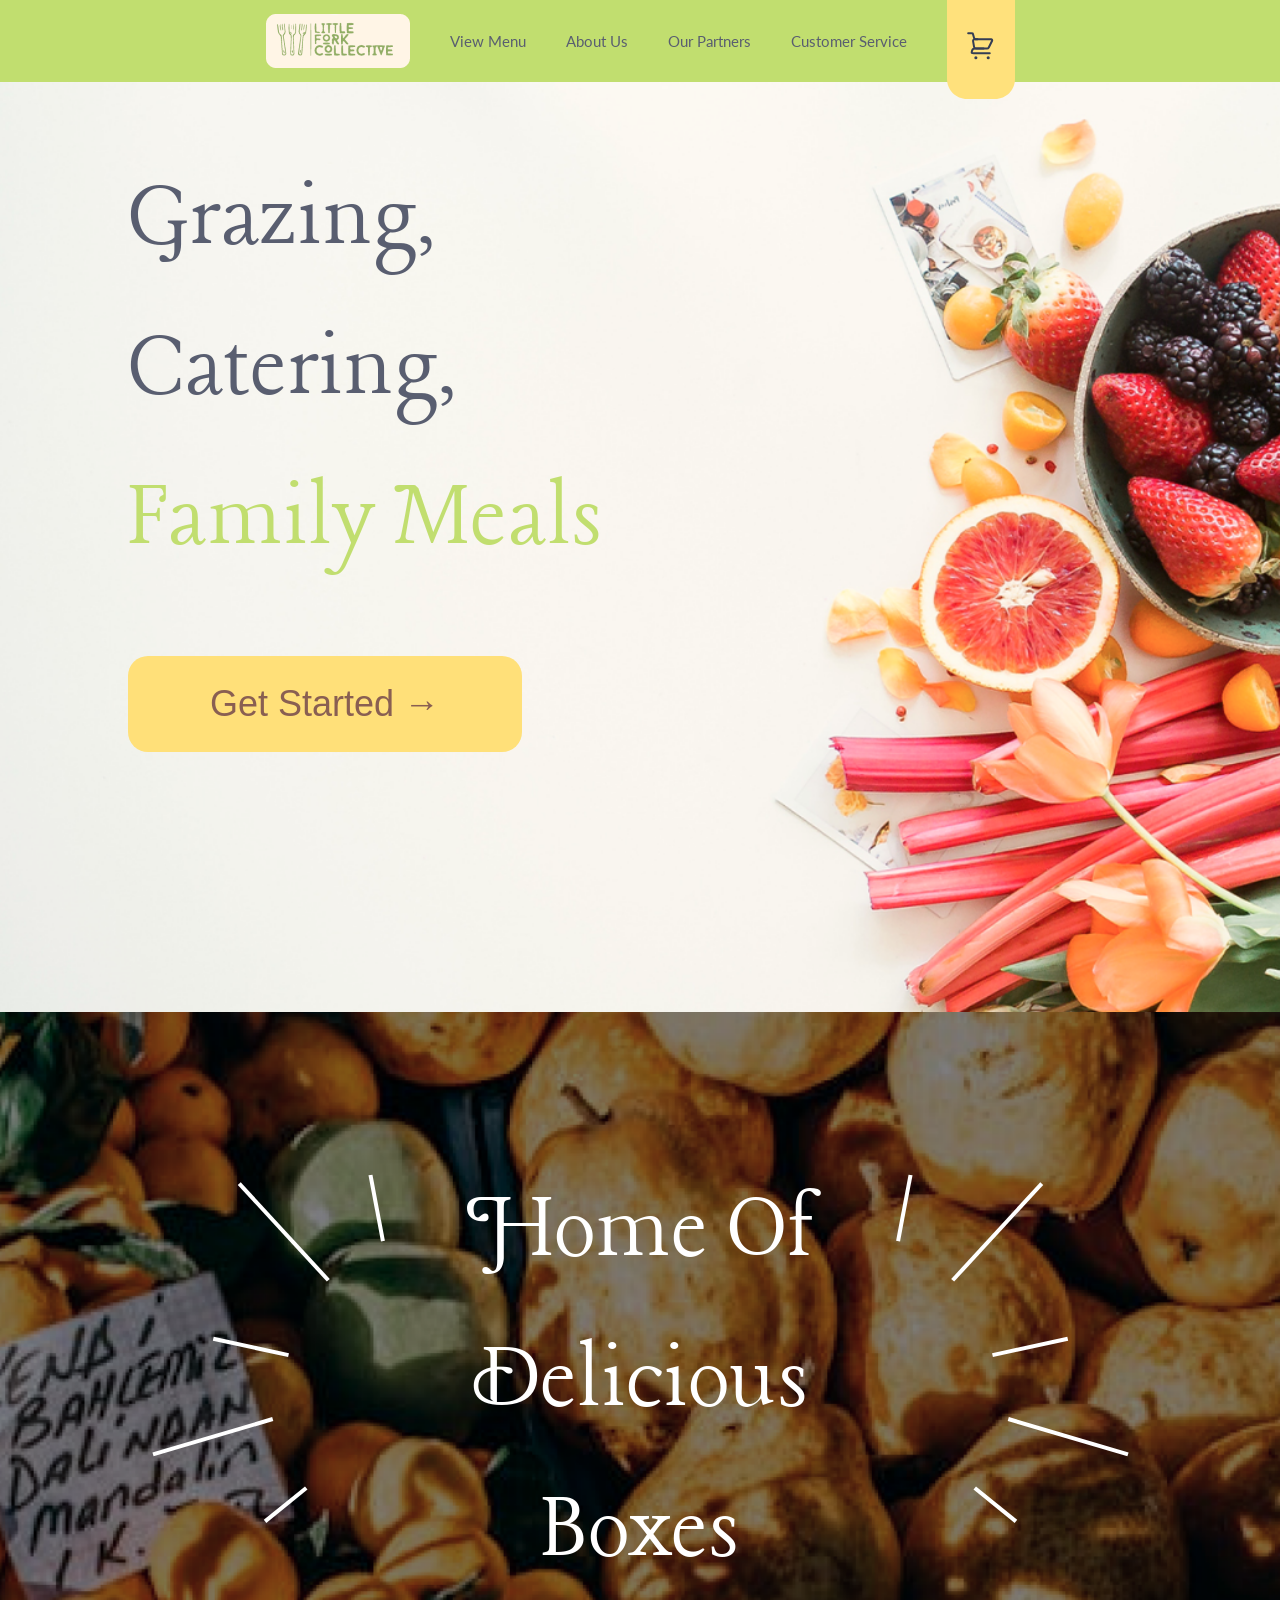
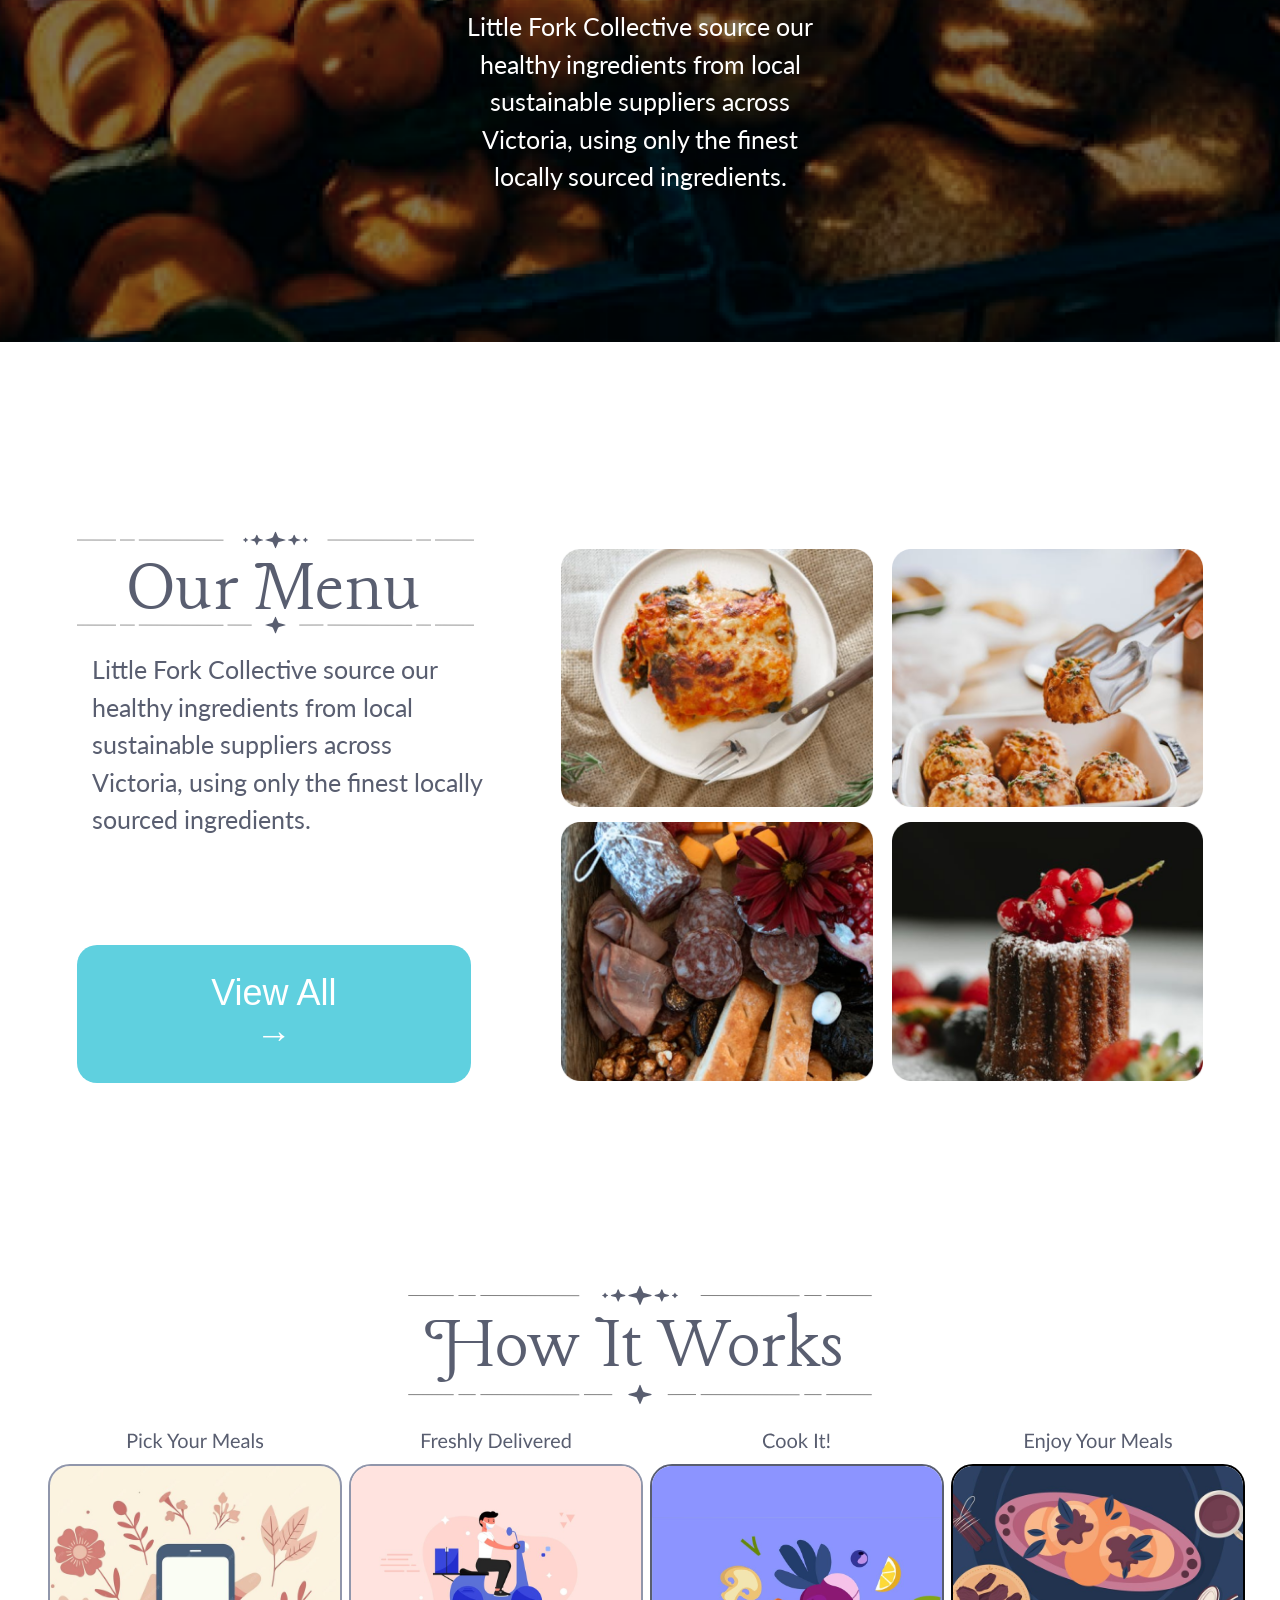
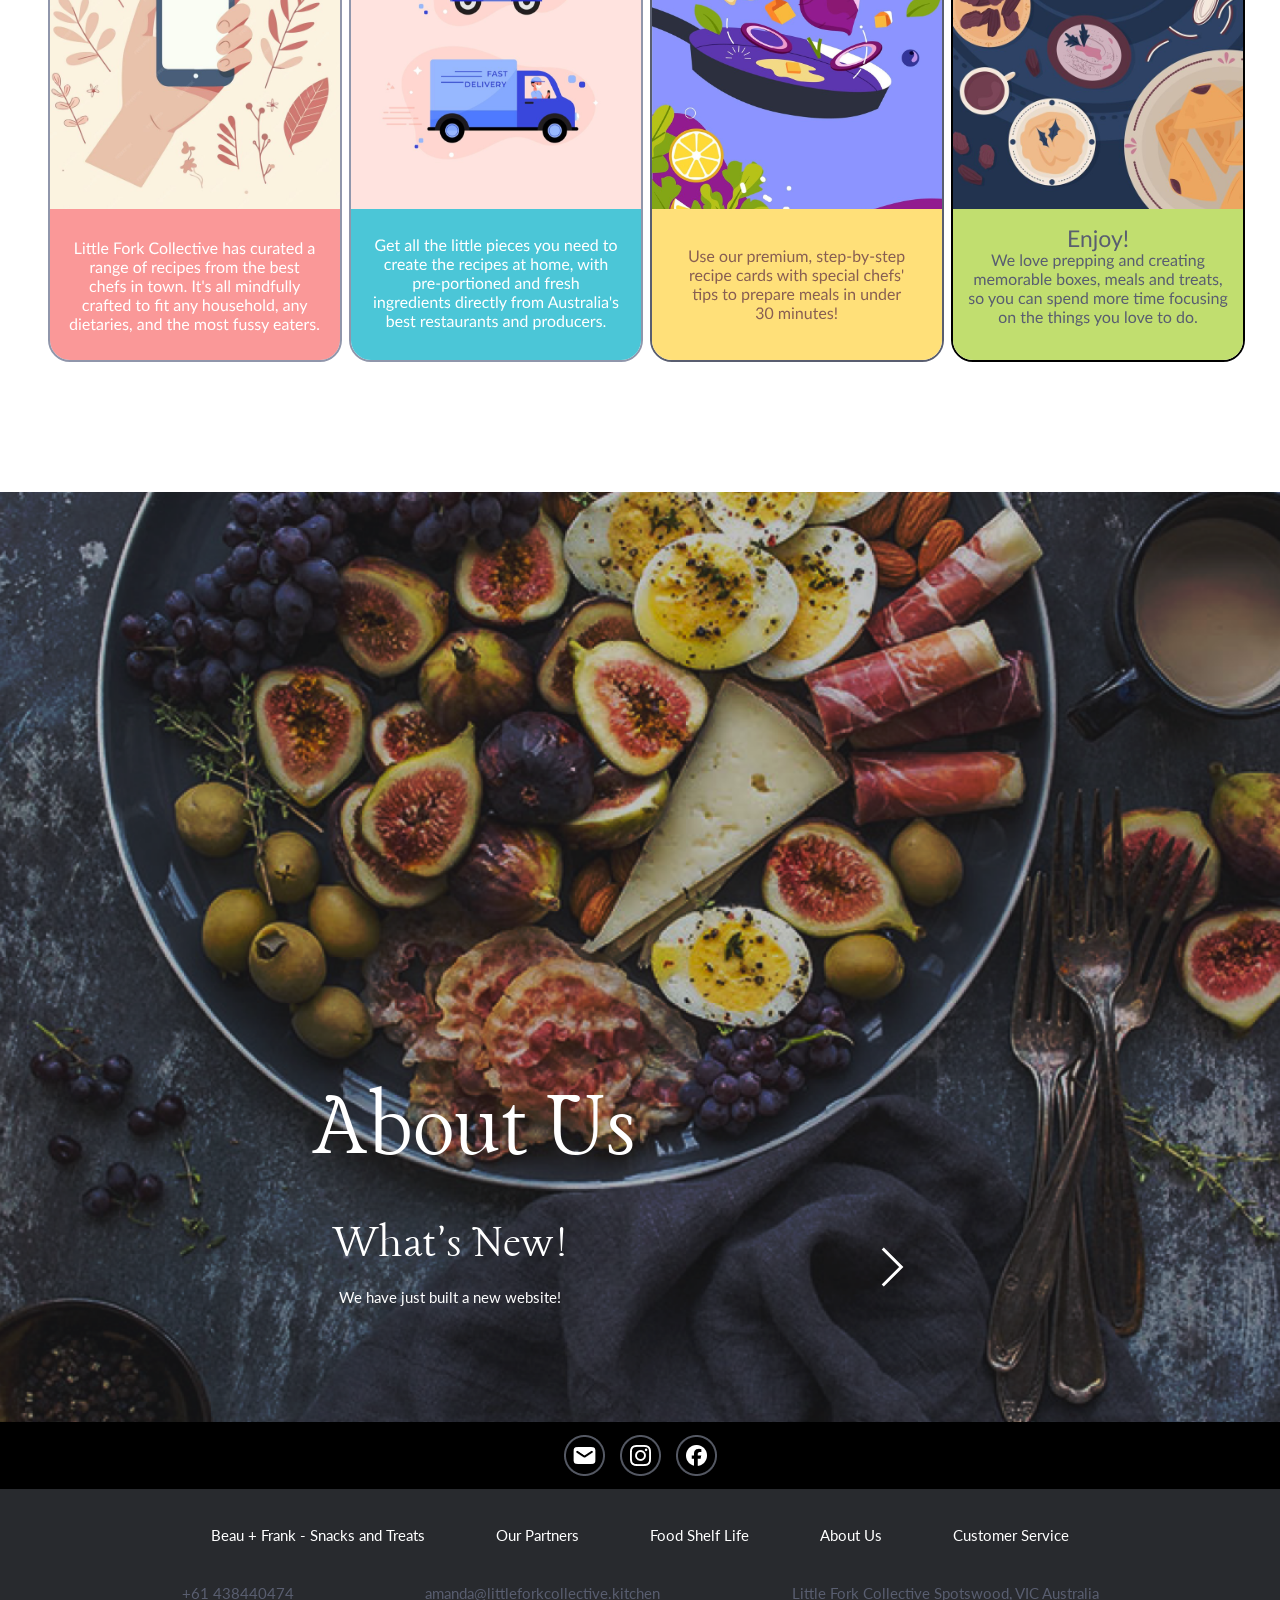
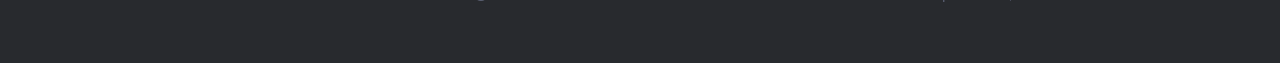
<file: index.html>
<!DOCTYPE html>
<html lang="en">
<head>
    <meta charset="UTF-8">
    <meta name="viewport" content="width=device-width, initial-scale=1.0">
    <title>Little Fork Collective</title>
    <link rel="preconnect" href="https://fonts.googleapis.com">
    <link rel="preconnect" href="https://fonts.gstatic.com" crossorigin>
    <link
        href="https://fonts.googleapis.com/css2?family=Lancelot&family=Lato:ital,wght@0,100;0,300;0,400;0,700;0,900;1,100;1,300;1,400;1,700;1,900&family=Poppins:ital,wght@0,100;0,200;0,300;0,400;0,500;0,600;0,700;0,800;0,900;1,100;1,200;1,300;1,400;1,500;1,600;1,700;1,800;1,900&display=swap"
        rel="stylesheet">
    <link rel="stylesheet" href="cart.css">
    <link rel="stylesheet" href="global.css">
    <link rel="stylesheet" href="home.css">
    <link rel="stylesheet" href="media.css">
</head>
<body>
    <nav class="navbar">
        <div class="container">
            <!-- hamburger -->
            <div class="hamburger">
                <img class="hamburger-menu" onclick="overlayMobileOn()" src="images/hamburger-menu.svg" />
            </div>
            <div class="logo">
                <a href="index.html">
                    <img src="images/logo.png" alt="logo" />
                </a>
            </div>
            <div class="main-menu">
                <ul>
                    <li><a href="menu.html">View Menu</a></li>
                    <li><a href="#">About Us</a></li>
                    <li><a href="#">Our Partners</a></li>
                    <li><a href="#">Customer Service</a></li>
                </ul>
            </div>
            <div class="cart-icon" onclick="overlayOn()">
                <img src="images/shopping-icon.svg" />
            </div>
        </div>
    </nav>
    <main class="homepage">
        <section class="container">
            <div class="page-one">
                <div>
                    <h1>Grazing,</h1>
                    <h1>Catering,</h1>
                    <h1 class="green-txt">Family Meals</h1>
                </div>
                <a href="menu.html"><button type="button" class="btn">Get Started →</button></a>
            </div>
        </section>
        <section class="container">
            <div class="page-two centered-x">
                <div class="pg-two-imgs-mobile">
                    <img src="images/home-two-mobile.png" />
                    <img style="position: absolute; margin: 62px 250px;" src="images/page-two-mobile.svg" />
                </div>
                <div class="pg-two-imgs">
                    <img src="images/page-two.svg" />
                </div>
                <div class="pg-two-contents">
                    <h1>Home Of</h1>
                    <h1 class="green-txt">Delicious Boxes</h1>
                    <p>Little Fork Collective source our healthy ingredients from local sustainable suppliers across Victoria, 
                        using only the finest locally sourced ingredients.</p>
                </div>
            </div>
        </section>
        <div class="container">
            <div class="page-three">
                <div class="centered-x">
                    <div>
                        <img src="images/pageTwoTitle.svg" />
                        <h1>Our Menu</h1>
                        <p>Little Fork Collective source our healthy ingredients from local sustainable suppliers across Victoria, using only
                        the finest locally sourced ingredients.</p>
                    </div>
                    <a href="menu.html"><button type="button" class="btn">View All →</button></a>
                </div>
                <div class="grid-two-two">
                    <div>
                        <img class="pc-display" src="images/menu3.png" />
                        <img class="mobile-display" src="images/homePgTwoPOne.png" />
                        <div class="bg label">Lasagna</div>
                    </div>
                    <div>
                        <img class="pc-display" src="images/menu5.png" />
                        <img class="mobile-display" src="images/homePgTwoPTwo.png" />
                        <div class="bg label">Chicken Meat Balls</div>
                    </div>
                    <div>
                        <img class="pc-display" src="images/menu2.png" />
                        <img class="mobile-display" src="images/homePgTwoPThree.png" />
                        <div class="bg label">Grazing Box</div>
                    </div>
                    <div>
                        <img class="pc-display" src="images/menu6.png" />
                        <img class="mobile-display" src="images/homePgTwoPFour.png" />
                        <div class="bg label">Raspberry Square</div>
                    </div>
                </div>
            </div>
        </div>
        <div class="container">
            <div class="page-four centered-x">
                <div class="page-four-title centered-x">
                    <img style="position: absolute; width: 90%;" src="images/pageTwoTitle.svg" />
                    <h1>How It Works</h1>
                </div>
                <div class="centered-x methods methods-1">
                    <div class="mobile mobile-1">
                        <div>
                            <img class="method-imgs" src="images/methods-one.svg" />
                            <img class="mobile-display" src="images/methods-mobile-one.svg" />
                        </div>
                        <img class="mobile-display right" onclick="nextMethod(1)" src="images/back.svg"/>
                    </div>
                    <div class="mobile mobile-2">
                        <img class="mobile-display left" onclick="nextMethod(-1)" src="images/back.svg" />
                        <div>
                            <img class="method-imgs" src="images/methods-two.svg" />
                            <img class="mobile-display" src="images/methods-mobile-two.svg" />
                        </div>
                        <img class="mobile-display right" onclick="nextMethod(1)" src="images/back.svg" />
                    </div>
                    <div class="mobile mobile-3">
                        <img class="mobile-display left" onclick="nextMethod(-1)" src="images/back.svg" />
                        <div>
                            <img class="method-imgs" src="images/methods-three.svg" />
                            <img class="mobile-display" src="images/methods-mobile-three.svg" />
                        </div>
                        <img class="mobile-display right" onclick="nextMethod(1)" src="images/back.svg" />
                    </div>
                    <div class="mobile mobile-4">
                        <img class="mobile-display left" onclick="nextMethod(-1)" src="images/back.svg" />
                        <div>
                            <img class="method-imgs" src="images/methods-four.svg" />
                            <img class="mobile-display" src="images/methods-mobile-four.svg" />
                        </div>
                    </div>
                </div>
            </div>
        </div>
        <section class="container">
            <div class="page-five">
                <h1 class="centered-x">About Us</h1>
                <div>
                    <div>
                        <h2>What's New!</h2>
                        <p>We have just built a new website! </p>
                    </div>
                    <a href="#"><img src="images/backWhite.svg" /></a>
                </div>
            </div>
        </section>
        <!-- footer -->
        <footer class="footer">
            <div class="footer-social-media">
                <img src="images/contacts.png" />
            </div>
            <div class="container-footer">
                <div class="footer-links">
                    <a href="#">Beau + Frank - Snacks and Treats</a>
                    <a href="#">Our Partners</a>
                    <a href="#">Food Shelf Life</a>
                    <a href="#">About Us</a>
                    <a href="#">Customer Service</a>
                </div>
                <div class="footer-contacts">
                    <p>+61 438440474</p>
                    <p>amanda@littleforkcollective.kitchen</p>
                    <p>Little Fork Collective Spotswood, VIC Australia</p>
                </div>
            </div>
        </footer>
        <!-- side bar -->
        <div class="sidebar item-0" id="sidebar" style="display: flex; flex-direction:column;">
            <img class="sidebar-close" onclick="overlayOff()" src="images/close.svg" />
            <h3 class="centered-x">My Cart</h3>
            <div class="off">
                <p>Your Cart is Empty</p>
            </div>
        </div>
        <!-- hamburger -->
        <div class="mobile-menu" id="mobile-menu">
            <div>
                <div class="green-div">
                    <div>
                        <p>Welcome To</p>
                        <img src="images/logo.png" alt="logo" />
                    </div>
                    <img onclick="overlayOff()" src="images/close.svg" />
                </div>
                <ul>
                    <li>
                        <a href="menu.html">
                            <div>
                                <img src="images/mobileMenuOne.png" />
                                <p>View Menu</p>
                            </div>
                            <img src="images/back.svg" />
                        </a>
                    </li>
                    <li>
                        <a href="#">
                            <div>
                                <img src="images/mobileMenuTwo.png" />
                                <p>About Us</p>
                            </div>
                            <img src="images/back.svg" />
                        </a>
                    </li>
                    <li>
                        <a href="#">
                            <div>
                                <img src="images/mobileMenuThree.png" />
                                <p>Our Partners</p>
                            </div>
                            <img src="images/back.svg" />
                        </a>
                    </li>
                    <li>
                        <a href="#">
                            <div>
                                <img src="images/mobileMenuFour.png" />
                                <p>Customer Service</p>
                            </div>
                            <img src="images/back.svg" />
                        </a>
                    </li>
                </ul>
                <div class="hamburger-contacts">
                    <p style="font-size: 20px;">Contact via</p>
                    <img src="images/contacts.png" />
                </div>
            </div>
        </div>
    </main>
    <div id="overlay" onclick="overlayOff()"></div>
</body>
<script src="home.js"></script>
</html>
</file>
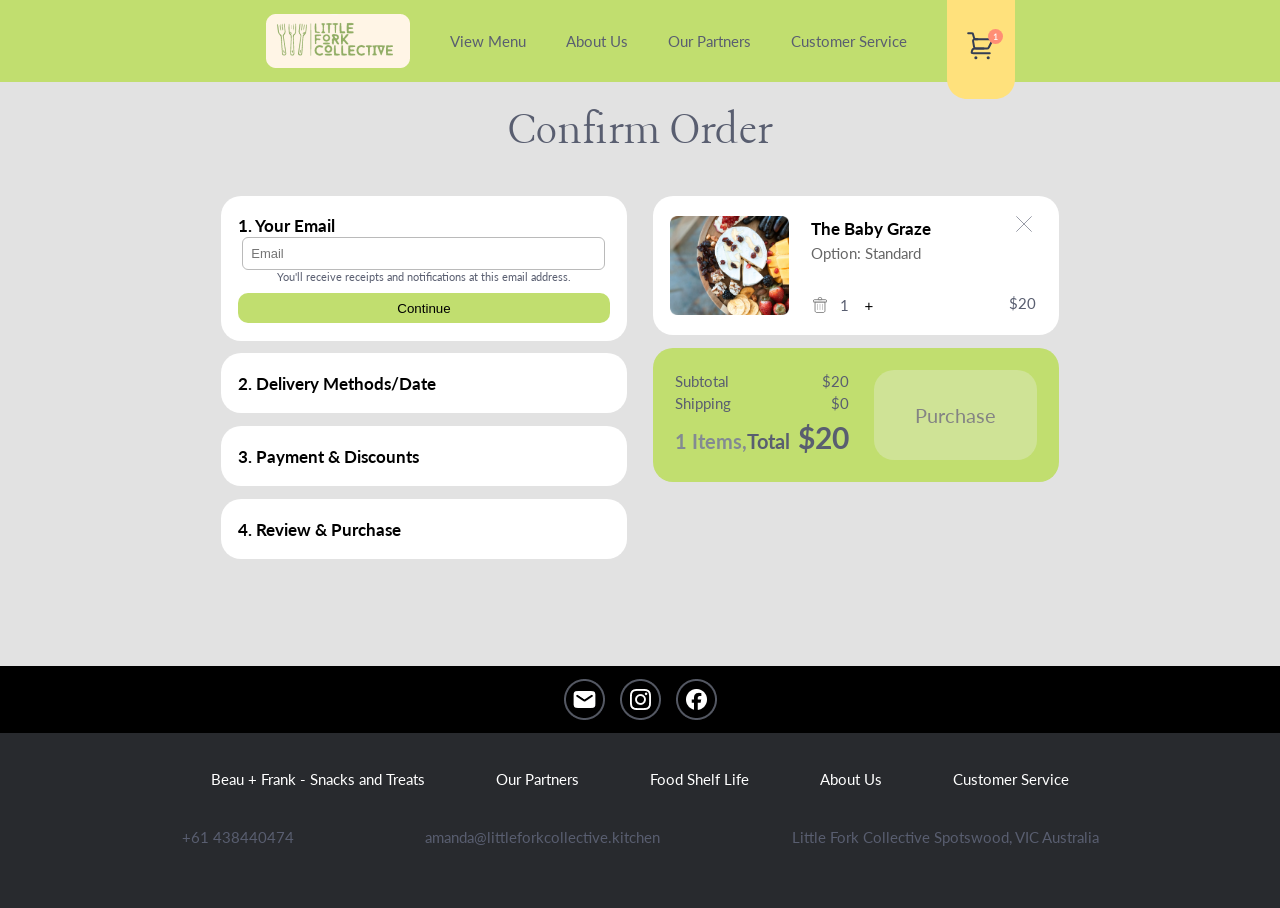
<file: checkout.html>
<!DOCTYPE html>
<html lang="en">
<head>
    <meta charset="UTF-8">
    <meta name="viewport" content="width=device-width, initial-scale=1.0">
    <title>Checkout</title>
    <link rel="preconnect" href="https://fonts.googleapis.com">
    <link rel="preconnect" href="https://fonts.gstatic.com" crossorigin>
    <link
        href="https://fonts.googleapis.com/css2?family=Lancelot&family=Lato:ital,wght@0,100;0,300;0,400;0,700;0,900;1,100;1,300;1,400;1,700;1,900&family=Poppins:ital,wght@0,100;0,200;0,300;0,400;0,500;0,600;0,700;0,800;0,900;1,100;1,200;1,300;1,400;1,500;1,600;1,700;1,800;1,900&display=swap"
        rel="stylesheet">
    <link rel="stylesheet" href="cart.css">
    <link rel="stylesheet" href="global.css">
    <link rel="stylesheet" href="home.css">
    <link rel="stylesheet" href="media.css">
</head>
<body>
    <nav class="navbar">
        <div class="container">
            <!-- hamburger -->
            <div class="hamburger">
                <img class="hamburger-menu" onclick="overlayMobileOn()" src="images/hamburger-menu.svg" />
            </div>
            <div class="logo">
                <a href="index.html">
                    <img src="images/logo.png" alt="logo" />
                </a>
            </div>
            <div class="main-menu">
                <ul>
                    <li><a href="menu.html">View Menu</a></li>
                    <li><a href="#">About Us</a></li>
                    <li><a href="#">Our Partners</a></li>
                    <li><a href="#">Customer Service</a></li>
                </ul>
            </div>
            <div class="cart-icon" onclick="overlayOn()">
                <img src="images/shopping-icon-one.svg" />
            </div>
        </div>
    </nav>
    <main class="checkout">
        <h2 class="centered-x">Confirm Order</h2>
        <section class="container">   
            <div class="steps step-1">
                <div class="bg bg-1" onclick="moveTo(1)">
                    <h4>1. Your Email</h4>
                    <div class="step doing">
                        <input type="text" placeholder="Email" />
                        <label for="" class="centered-x" style="font-size: 11px;">You'll receive receipts and notifications at this email address.</label>
                        <button class="btn" onclick="moveTo(2, false, event)">Continue</button>
                    </div>
                    <div class="step done">
                        <p>test@test.com</p>
                    </div>
                </div>
                <div class="bg bg-2" onclick="moveTo(2)">
                    <h4>2. Delivery Methods/Date</h4>
                    <div class="step doing">
                        <div style="display: flex; width:50%;">
                            <button class="btn" id="pic-btn" onclick="deliveryMethod(1)">Picked Up - $0</button>
                            <button class="btn white" id="del-btn" onclick="deliveryMethod(0)">Delivery - $10</button>
                        </div>
                        <div class="picked" id="picked">
                            <h4>Address</h4>
                            <p>40 Stephensen Street, Spotswood</p>
                            <p>VIC 3015, Australia</p>
                            <h4>Delivery Date *</h4>
                            <input type="date" />
                            <button class="btn" onclick="moveTo(3, false, event)">Continue</button>
                        </div>
                        <div class="shipped" id="shipped" style="display:none">
                            <h4>Shipped</h4>
                            <input type="date" />
                            <button class="btn" onclick="moveTo(3, false, event)">Continue</button>
                        </div>
                    </div>
                    <span class="step done">
                        <div style="display: flex; width:50%;">
                            <button class="btn" id="pic-btn" onclick="deliveryMethod(1)">Picked Up - $0</button>
                            <button class="btn white" id="del-btn" onclick="deliveryMethod(0)">Delivery - $10</button>
                        </div>
                        <h4>Address</h4>
                        <p>40 Stephensen Street, Spotswood</p>
                        <p>VIC 3015, Australia</p>
                        <h4>Delivery Date</h4>
                    </span>
                </div>
                <div class="bg bg-3" onclick="moveTo(3)">
                    <h4>3. Payment & Discounts</h4>
                    <div class="step doing">
                        <h4>Card Number</h4>
                        <input type="text" placeholder="1234 1234 1234 1234" />
                        <div style="display:flex;">
                            <div style="margin-right: 60px;">
                                <h4>Expiration</h4>
                                <input type="date" style="width: 135%;" />
                            </div>
                            <div>
                                <h4>CVC</h4>
                                <input type="text" placeholder="CVC" style="width: 94%; padding: 9px;" />
                            </div>
                        </div>
                        <button class="btn" onclick="moveTo(4, false, event)">Continue</button>
                    </div>
                    <div class="step done">
                        <h4>Card Number</h4>
                        <p>1234 1234 1234 1234</p>
                        <div style="display:flex;">
                            <div style="margin-right: 30px">
                                <h4>Expiration</h4>
                                <p>05 / 2024</p>
                            </div>
                            <div>
                                <h4>CVC</h4>
                                <p>123</p>
                            </div>
                        </div>
                    </div>
                </div>

                <div class="bg bg-4">
                    <h4>4. Review & Purchase</h4>
                </div>
            </div>
            <div class="summary">
                <div class="sidebar-contents">
                    <div class="bg">
                        <div class="order-item">
                            <div class="item-description">
                                <img src="images/menu1.png" />
                                <div class="add item-1">
                                    <div class="left-text">
                                        <h4>The Baby Graze</h4>
                                        <p>Option: Standard </p>
                                    </div>
                                    <div class="bg btn side">
                                        <button class="btn side leftright"><img class="bin" src="images/bin.svg" /></button>
                                        <p>1</p>
                                        <button class="btn side leftright">+</button>
                                    </div>
                                </div>
                            </div>
                            <div class="right-side">
                                <img class="close" src="images/close.svg" />
                                <p>$20</p>
                            </div>
                        </div>
                    </div>
                </div>
                <div class="total-purchase">
                    <div class="price">
                        <div class="price-row">
                            <p>Subtotal</p>
                            <p>$20</p>
                        </div>
                        <div class="price-row">
                            <p>Shipping</p>
                            <p>$0</p>
                        </div>
                        <div class="price-row">
                            <div class="price-detail">
                                <p class="price-cnt">1 Items,</p>
                                <p class="price-total">Total</p>
                            </div>
                            <p class="price-final">$20</p>
                        </div>
                    </div>
                    <button class="btn" id="total-purchase-btn" disabled><p style="font-size:20px; color: #848484">Purchase</p></button>
                </div>
            </div>
        </section>
        <!-- footer -->
        <footer class="footer">
            <div class="footer-social-media">
                <img src="images/contacts.png" />
            </div>
            <div class="container-footer">
                <div class="footer-links">
                    <a href="#">Beau + Frank - Snacks and Treats</a>
                    <a href="#">Our Partners</a>
                    <a href="#">Food Shelf Life</a>
                    <a href="#">About Us</a>
                    <a href="#">Customer Service</a>
                </div>
                <div class="footer-contacts">
                    <p>+61 438440474</p>
                    <p>amanda@littleforkcollective.kitchen</p>
                    <p>Little Fork Collective Spotswood, VIC Australia</p>
                </div>
            </div>
        </footer>
        <!-- side bar -->
        <div class="sidebar item-1" id="sidebar" style="display: flex; flex-direction:column;">
            <img class="sidebar-close" onclick="overlayOff()" src="images/close.svg" />
            <h3 class="centered-x">My Cart</h3>
            <div class="on">
                <div class="sidebar-contents">
                    <div class="bg">
                        <div class="order-item">
                            <div class="item-description">
                                <img src="images/menu1.png" />
                                <div class="add item-1">
                                    <div class="left-text">
                                        <h4>The Baby Graze</h4>
                                        <p>Option: Standard</p>
                                    </div>
                                    <div class="bg btn side">
                                        <button class="btn side leftright"><img class="bin" src="images/bin.svg" /></button>
                                        <p>1</p>
                                        <button class="btn side leftright">+</button>
                                    </div>
                                </div>
                            </div>
                            <div class="right-side">
                                <img class="close" src="images/close.svg" />
                                <p>$20</p>
                            </div>
                        </div>
                    </div>
                </div>
            </div>
            <div class="total-purchase">
                <div class="price">
                    <div class="price-row">
                        <p>Subtotal</p>
                        <p>$20</p>
                    </div>
                    <div class="price-row">
                        <p>Shipping</p>
                        <p>$0</p>
                    </div>
                    <div class="price-row">
                        <div class="price-detail">
                            <p class="price-cnt">1 Items,</p>
                            <p class="price-total">Total</p>
                        </div>
                        <p class="price-final">$20</p>
                    </div>
                </div>
                <button class="btn active" id="redirectButton"><p style="font-size:20px">Checkout</p></button>
            </div>
        </div>
        <!-- hamburger -->
        <div class="mobile-menu" id="mobile-menu">
            <div>
                <div class="green-div">
                    <div>
                        <p>Welcome To</p>
                        <img src="images/logo.png" alt="logo" />
                    </div>
                    <img onclick="overlayOff()" src="images/close.svg" />
                </div>
                <ul>
                    <li>
                        <a href="menu.html">
                            <div>
                                <img src="images/mobileMenuOne.png" />
                                <p>View Menu</p>
                            </div>
                            <img src="images/back.svg" />
                        </a>
                    </li>
                    <li>
                        <a href="#">
                            <div>
                                <img src="images/mobileMenuTwo.png" />
                                <p>About Us</p>
                            </div>
                            <img src="images/back.svg" />
                        </a>
                    </li>
                    <li>
                        <a href="#">
                            <div>
                                <img src="images/mobileMenuThree.png" />
                                <p>Our Partners</p>
                            </div>
                            <img src="images/back.svg" />
                        </a>
                    </li>
                    <li>
                        <a href="#">
                            <div>
                                <img src="images/mobileMenuFour.png" />
                                <p>Customer Service</p>
                            </div>
                            <img src="images/back.svg" />
                        </a>
                    </li>
                </ul>
                <div class="hamburger-contacts">
                    <p style="font-size: 20px;">Contact via</p>
                    <img src="images/contacts.png" />
                </div>
            </div>
        </div>
    </main>
    <div id="overlay" onclick="overlayOff()"></div>
</body>
<script src="home.js"></script>
</html>
</file>
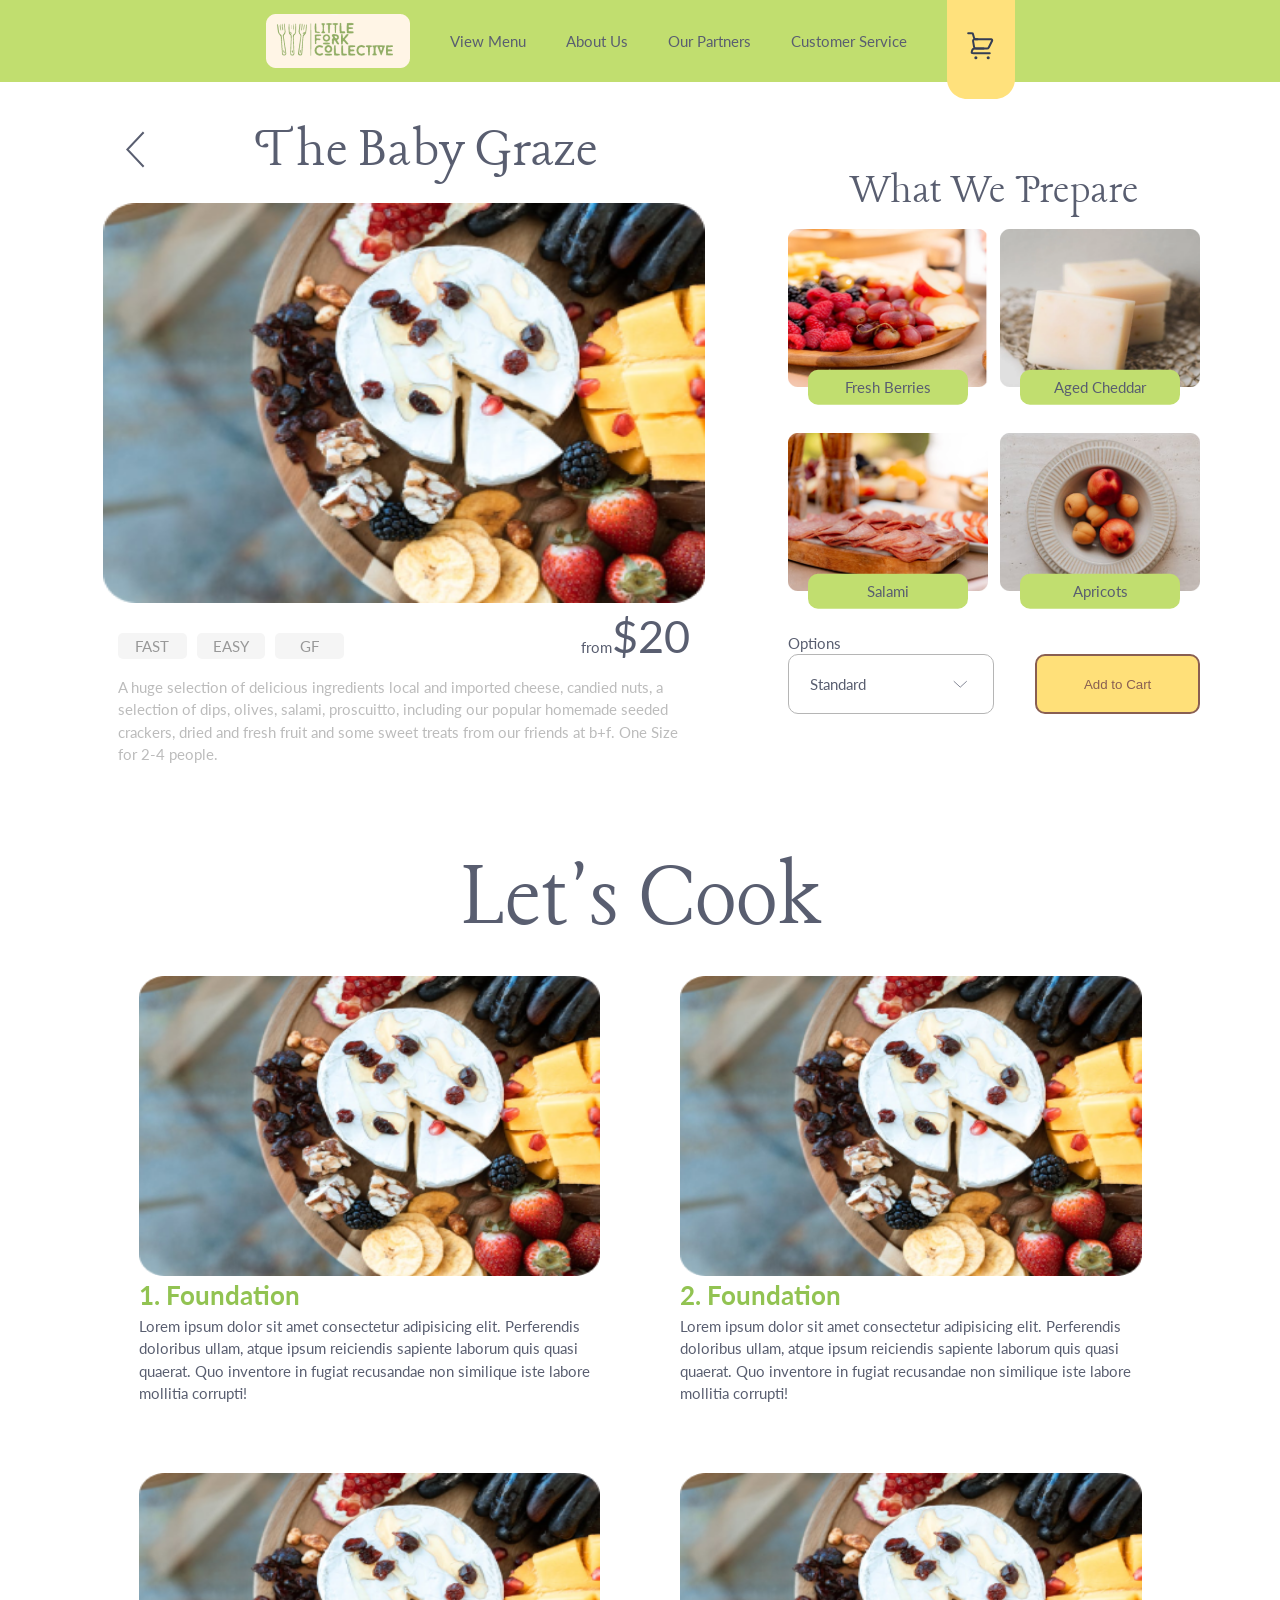
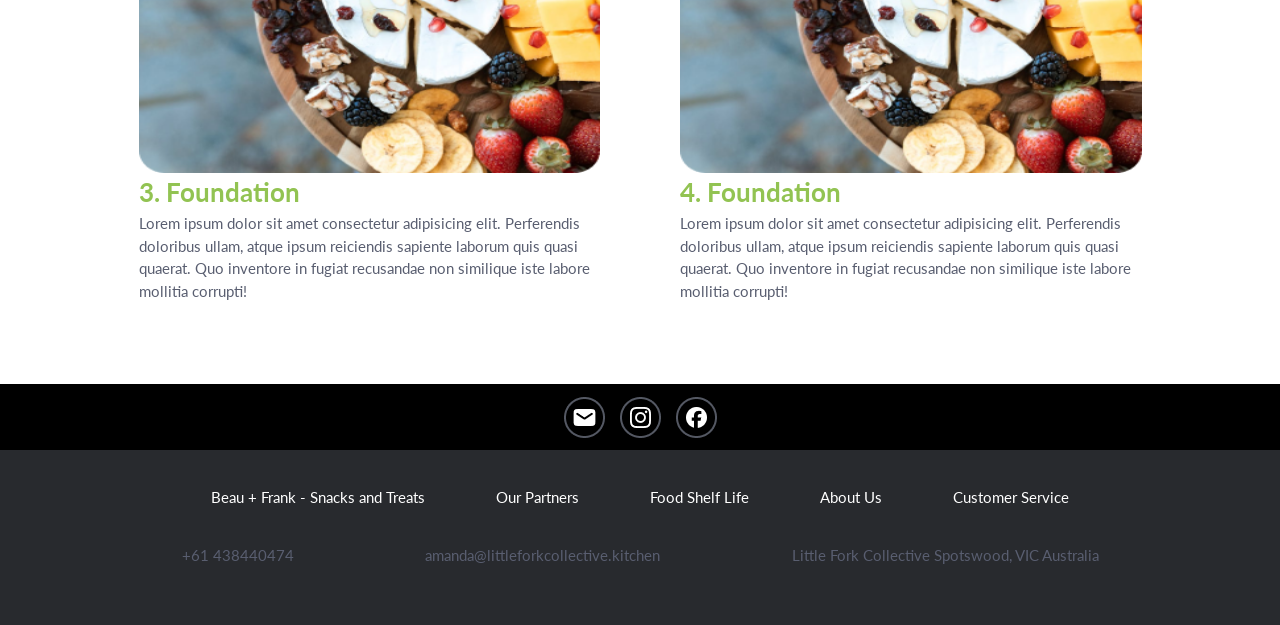
<file: details.html>
<!DOCTYPE html>
<html lang="en">
<head>
    <meta charset="UTF-8">
    <meta name="viewport" content="width=device-width, initial-scale=1.0">
    <title>Details</title>
    <link rel="preconnect" href="https://fonts.googleapis.com">
    <link rel="preconnect" href="https://fonts.gstatic.com" crossorigin>
    <link
        href="https://fonts.googleapis.com/css2?family=Lancelot&family=Lato:ital,wght@0,100;0,300;0,400;0,700;0,900;1,100;1,300;1,400;1,700;1,900&family=Poppins:ital,wght@0,100;0,200;0,300;0,400;0,500;0,600;0,700;0,800;0,900;1,100;1,200;1,300;1,400;1,500;1,600;1,700;1,800;1,900&display=swap"
        rel="stylesheet">    
    <link rel="stylesheet" href="cart.css">
    <link rel="stylesheet" href="global.css">
    <link rel="stylesheet" href="home.css">
    <link rel="stylesheet" href="media.css">
</head>
<body>
    <nav class="navbar">
        <div class="container">
            <!-- hamburger -->
            <div class="hamburger">
                <img class="hamburger-menu" onclick="overlayMobileOn()" src="images/hamburger-menu.svg" />
            </div>
            <div class="logo">
                <a href="index.html">
                    <img src="images/logo.png" alt="logo" />
                </a>
            </div>
            <div class="main-menu">
                <ul>
                    <li><a href="menu.html">View Menu</a></li>
                    <li><a href="#">About Us</a></li>
                    <li><a href="#">Our Partners</a></li>
                    <li><a href="#">Customer Service</a></li>
                </ul>
            </div>
            <div class="cart-icon c-0" id="cart-icon" onclick="overlayOn()">
                <div class="c-0">
                    <img src="images/shopping-icon.svg" />
                </div>
                <div class="c-1">
                    <img src="images/shopping-icon-one.svg" />
                </div>
                <div class="c-2">
                    <img src="images/shopping-icon-two.svg" />
                </div>
            </div>
        </div>
    </nav>
    <main class="details" style="background-color: white;">
        <section class="container">
            <div class="item-detail">
                <div class="item-description">
                    <div class="item-title">
                        <img onclick="history.back()" src="images/back.svg" />
                        <h1>The Baby Graze</h1>
                    </div>
                    <img src="images/details-cook.png" />
                    <div class="tag-description">
                        <div class="tag-price">
                            <div class="tags">
                                <div class="btn tag">
                                    FAST
                                </div>
                                <div class="btn tag">
                                    EASY
                                </div>
                                <div class="btn tag">
                                    GF
                                </div>
                            </div>
                            <div style="display: flex; align-items: baseline;">
                                <p>from</p>
                                <p style="font-size: 300%; padding: 0px;">$20</p>
                            </div>
                        </div>
                        <p style="color: #BCBCBC;">A huge selection of delicious ingredients local and imported cheese, candied nuts, a selection of dips, olives, salami,
                        proscuitto, including our popular homemade seeded crackers, dried and fresh fruit and some sweet treats from our friends
                        at b+f. One Size for 2-4 people.</p>
                    </div>
                </div>
                <div class="centered-x">
                    <h2>What We Prepare</h2>
                    <div class="grid-two-two" id="ingredients">
                        <div>
                            <img src="images/fresh-berries.png" />
                            <div class="bg label">Fresh Berries</div>
                        </div>
                        <div>
                            <img src="images/cheddar.png" />
                            <div class="bg label">Aged Cheddar</div>
                        </div>
                        <div>
                            <img src="images/salami.png" />
                            <div class="bg label">Salami</div>
                        </div>
                        <div>
                            <img src="images/apricots.png" />
                            <div class="bg label">Apricots</div>
                        </div>
                    </div>
                    <div class="selections">
                        <div class="dropdown-title add">
                            <p>Options</p>
                            <div class="dropdown d-1" id="dropdown">
                                <div class="bg btn dropdown-1" onclick="dropDownOn()">
                                    <p>Standard</p>
                                    <img src="images/back.svg" />
                                </div>
                                <div class="bg btn dropdown-2" onclick="dropDownOn()">
                                    <p>Gluten Free</p>
                                    <img src="images/back.svg" />
                                </div>
                                <div class="bg btn dropdown-3" onclick="dropDownOn()">
                                    <p>Vegeterian</p>
                                    <img src="images/back.svg" />
                                </div>
                                <div class="bg btn dropdown-4" onclick="dropDownOn()">
                                    <p>Vegan</p>
                                    <img src="images/back.svg" />
                                </div>
                                <div class="dropdown-content" id="dropdown-content">
                                    <p class="o1" onclick="dropDownOff(1)">Standard</p>
                                    <p class="o2" onclick="dropDownOff(2)">Gluten Free</p>
                                    <p class="o3" onclick="dropDownOff(3)">Vegeterian</p>
                                    <p class="o4" onclick="dropDownOff(4)">Vegan</p>
                                </div>
                            </div>
                        </div>
                        <div class="add addOn-0" id="add">
                            <div class="addOn-0">
                                <button class="btn" onclick="addToCart(1)">Add to Cart</button>
                            </div>
                            <div class="addOn-1">
                                <div class="bg btn">
                                    <button class="btn leftright" onclick="addToCart(-1)"><img src="images/bin.svg" /></button>
                                    <p>1</p>
                                    <button class="btn leftright" onclick="addToCart(1)">+</button>
                                </div>
                            </div>
                            <div class="addOn-2">
                                <div class="bg btn">
                                    <button class="btn leftright" onclick="addToCart(-1)">-</button>
                                    <p>2</p>
                                    <button class="btn leftright" onclick="addToCart(1)">+</button>
                                </div>
                            </div>
                        </div>
                    </div>
                </div>
            </div>
            <h1 class="centered-x" style="margin-top: 60px;">Let's Cook</h1>
            <div class="grid-two-two">
                <div class="centered-x">
                    <img src="images/details-cook.png" />
                    <h3>1. Foundation</h3>
                    <p>Lorem ipsum dolor sit amet consectetur adipisicing elit. Perferendis doloribus ullam, atque ipsum reiciendis sapiente
                    laborum quis quasi quaerat. Quo inventore in fugiat recusandae non similique iste labore mollitia corrupti!</p>
                </div>
                <div class="centered-x">
                    <img src="images/details-cook.png" />
                    <h3>2. Foundation</h3>
                    <p>Lorem ipsum dolor sit amet consectetur adipisicing elit. Perferendis doloribus ullam, atque ipsum reiciendis sapiente
                    laborum quis quasi quaerat. Quo inventore in fugiat recusandae non similique iste labore mollitia corrupti!</p>
                </div>
                <div class="centered-x">
                    <img src="images/details-cook.png" />
                    <h3>3. Foundation</h3>
                    <p>Lorem ipsum dolor sit amet consectetur adipisicing elit. Perferendis doloribus ullam, atque ipsum reiciendis
                    sapiente laborum quis quasi quaerat. Quo inventore in fugiat recusandae non similique iste labore mollitia corrupti!</p>
                </div>
                <div class="centered-x">
                    <img src="images/details-cook.png" />
                    <h3>4. Foundation</h3>
                    <p>Lorem ipsum dolor sit amet consectetur adipisicing elit. Perferendis doloribus ullam, atque ipsum reiciendis
                    sapiente laborum quis quasi quaerat. Quo inventore in fugiat recusandae non similique iste labore mollitia corrupti!</p>
                </div>
            </div>
        </section>
        <!-- footer -->
        <footer class="footer">
            <div class="footer-social-media">
                <img src="images/contacts.png" />
            </div>
            <div class="container-footer">
                <div class="footer-links">
                    <a href="#">Beau + Frank - Snacks and Treats</a>
                    <a href="#">Our Partners</a>
                    <a href="#">Food Shelf Life</a>
                    <a href="#">About Us</a>
                    <a href="#">Customer Service</a>
                </div>
                <div class="footer-contacts">
                    <p>+61 438440474</p>
                    <p>amanda@littleforkcollective.kitchen</p>
                    <p>Little Fork Collective Spotswood, VIC Australia</p>
                </div>
            </div>
        </footer>
        <!-- side bar -->
        <div class="sidebar item-0" id="sidebar" style="display: flex; flex-direction:column;">
            <img class="sidebar-close" onclick="overlayOff()" src="images/close.svg" />
            <h3 class="centered-x">My Cart</h3>
            <div class="off">
                <p>Your Cart is Empty</p>
            </div>
            <div class="on">
                <div class="sidebar-contents">
                    <div class="bg">
                        <div class="order-item">
                            <div class="item-description">
                                <img src="images/menu1.png" />
                                <div class="add item-1">
                                    <div class="left-text">
                                        <h4>The Baby Graze</h4>
                                        <p>Option: <span class="choice"></span></p>
                                    </div>
                                    <div class="bg btn side">
                                        <button class="btn side leftright" onclick="addToCart(-1)"><img src="images/bin.svg" /></button>
                                        <p>1</p>
                                        <button class="btn side leftright" onclick="addToCart(1)">+</button>
                                    </div>
                                </div>
                                <div class="add item-2">
                                    <div class="left-text">
                                        <h4>The Baby Graze</h4>
                                        <p>Option: <span class="choice"></span></p>
                                    </div>     
                                    <div class="bg btn side">
                                        <button class="btn side leftright" onclick="addToCart(-1)">-</button>
                                        <p>2</p>
                                        <button class="btn side leftright" onclick="addToCart(1)">+</button>
                                    </div>
                                </div>
                            </div>
                            <div class="right-side">
                                <img class="close" onclick="addToCart(-99)" src="images/close.svg" />
                                <p>$20</p>
                            </div>
                        </div>
                    </div>
                </div>
            </div>
            <div class="total-purchase">
                <div class="price">
                    <div class="price-row">
                        <p>Subtotal</p>
                        <p>$<span class="numPrice"></span></p>
                    </div>
                    <div class="price-row">
                        <p>Shipping</p>
                        <p>$0</p>
                    </div>
                    <div class="price-row">
                        <div class="price-detail">
                            <p class="price-cnt"><span id="num"></span> Items,</p>
                            <p class="price-total">Total</p>
                        </div>
                        <p class="price-final">$<span class="numPrice"></span></p>
                    </div>
                </div>
                <button class="btn active" id="redirectButton"><p style="font-size:20px">Checkout</p></button>
            </div>
        </div>
        <!-- hamburger -->
        <div class="mobile-menu" id="mobile-menu">
            <div>
                <div class="green-div">
                    <div>
                        <p>Welcome To</p>
                        <img src="images/logo.png" alt="logo" />
                    </div>
                    <img onclick="overlayOff()" src="images/close.svg" />
                </div>
                <ul>
                    <li>
                        <a href="menu.html">
                            <div>
                                <img src="images/mobileMenuOne.png" />
                                <p>View Menu</p>
                            </div>
                            <img src="images/back.svg" />
                        </a>
                    </li>
                    <li>
                        <a href="#">
                            <div>
                                <img src="images/mobileMenuTwo.png" />
                                <p>About Us</p>
                            </div>
                            <img src="images/back.svg" />
                        </a>
                    </li>
                    <li>
                        <a href="#">
                            <div>
                                <img src="images/mobileMenuThree.png" />
                                <p>Our Partners</p>
                            </div>
                            <img src="images/back.svg" />
                        </a>
                    </li>
                    <li>
                        <a href="#">
                            <div>
                                <img src="images/mobileMenuFour.png" />
                                <p>Customer Service</p>
                            </div>
                            <img src="images/back.svg" />
                        </a>
                    </li>
                </ul>
                <div class="hamburger-contacts">
                    <p style="font-size: 20px;">Contact via</p>
                    <img src="images/contacts.png" />
                </div>
            </div>
        </div>
    </main>
    <div id="overlay" onclick="overlayOff()"></div>
</body>
<script src="home.js"></script>
</html>
</file>
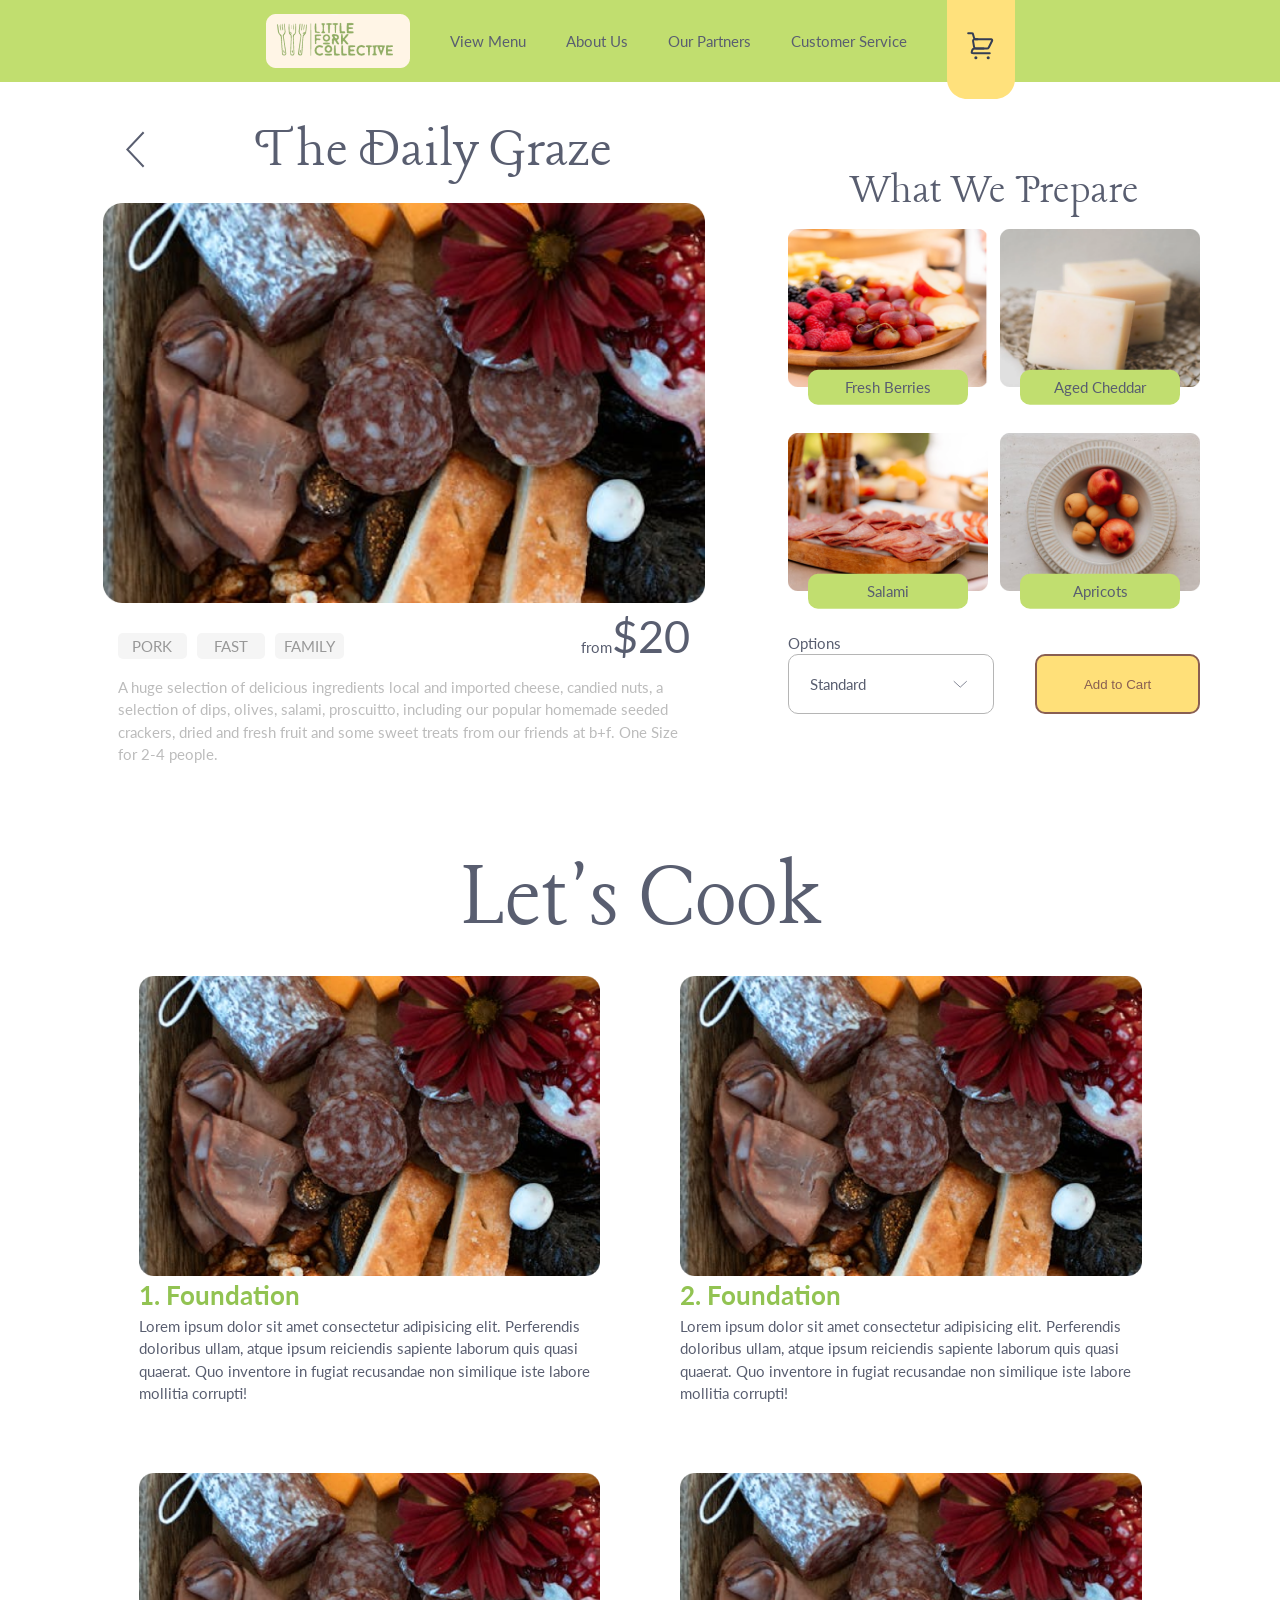
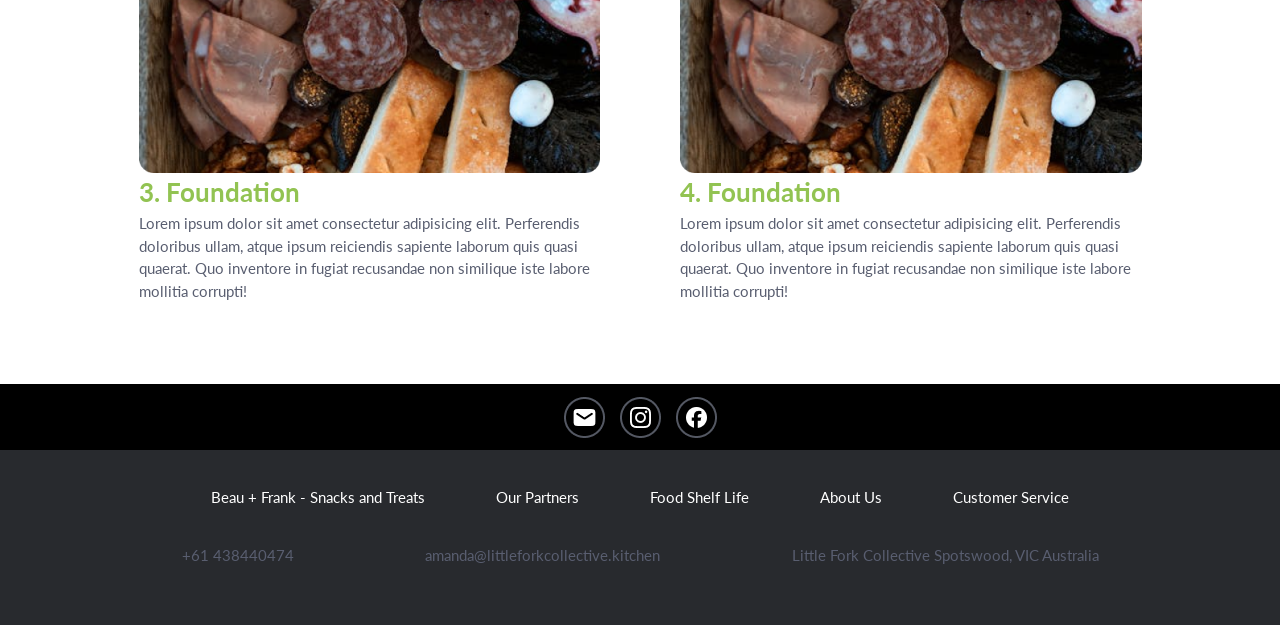
<file: details2.html>
<!DOCTYPE html>
<html lang="en">
<head>
    <meta charset="UTF-8">
    <meta name="viewport" content="width=device-width, initial-scale=1.0">
    <title>Details</title>
    <link rel="preconnect" href="https://fonts.googleapis.com">
    <link rel="preconnect" href="https://fonts.gstatic.com" crossorigin>
    <link
        href="https://fonts.googleapis.com/css2?family=Lancelot&family=Lato:ital,wght@0,100;0,300;0,400;0,700;0,900;1,100;1,300;1,400;1,700;1,900&family=Poppins:ital,wght@0,100;0,200;0,300;0,400;0,500;0,600;0,700;0,800;0,900;1,100;1,200;1,300;1,400;1,500;1,600;1,700;1,800;1,900&display=swap"
        rel="stylesheet">
    <link rel="stylesheet" href="cart.css">
    <link rel="stylesheet" href="global.css">
    <link rel="stylesheet" href="home.css">
    <link rel="stylesheet" href="media.css">
</head>
<body>
    <nav class="navbar">
        <div class="container">
            <!-- hamburger -->
            <div class="hamburger">
                <img class="hamburger-menu" onclick="overlayMobileOn()" src="images/hamburger-menu.svg" />
            </div>
            <div class="logo">
                <a href="index.html">
                    <img src="images/logo.png" alt="logo" />
                </a>
            </div>
            <div class="main-menu">
                <ul>
                    <li><a href="menu.html">View Menu</a></li>
                    <li><a href="#">About Us</a></li>
                    <li><a href="#">Our Partners</a></li>
                    <li><a href="#">Customer Service</a></li>
                </ul>
            </div>
            <div class="cart-icon c-0" id="cart-icon" onclick="overlayOn()">
                <div class="c-0">
                    <img src="images/shopping-icon.svg" />
                </div>
                <div class="c-1">
                    <img src="images/shopping-icon-one.svg" />
                </div>
                <div class="c-2">
                    <img src="images/shopping-icon-two.svg" />
                </div>
            </div>
        </div>
    </nav>
    <main class="details" style="background-color: white;">
        <section class="container">
            <div class="item-detail">
                <div class="item-description">
                    <div class="item-title">
                        <img onclick="history.back()" src="images/back.svg" />
                        <h1>The Daily Graze</h1>
                    </div>
                    <img src="images/details2-cooking.png" />
                    <div class="tag-description">
                        <div class="tag-price">
                            <div class="tags">
                                <div class="btn tag">
                                    PORK
                                </div>
                                <div class="btn tag">
                                    FAST
                                </div>
                                <div class="btn tag">
                                    FAMILY
                                </div>
                            </div>
                            <div style="display: flex; align-items: baseline;">
                                <p>from</p>
                                <p style="font-size: 300%; padding: 0px;">$20</p>
                            </div>
                        </div>
                        <p style="color: #BCBCBC;">A huge selection of delicious ingredients local and imported cheese,
                            candied nuts, a selection of dips, olives, salami,
                            proscuitto, including our popular homemade seeded crackers, dried and fresh fruit and some
                            sweet treats from our friends
                            at b+f. One Size for 2-4 people.</p>
                    </div>
                </div>
                <div class="centered-x">
                    <h2>What We Prepare</h2>
                    <div class="grid-two-two" id="ingredients">
                        <div>
                            <img src="images/fresh-berries.png" />
                            <div class="bg label">Fresh Berries</div>
                        </div>
                        <div>
                            <img src="images/cheddar.png" />
                            <div class="bg label">Aged Cheddar</div>
                        </div>
                        <div>
                            <img src="images/salami.png" />
                            <div class="bg label">Salami</div>
                        </div>
                        <div>
                            <img src="images/apricots.png" />
                            <div class="bg label">Apricots</div>
                        </div>
                    </div>
                    <div class="selections">
                        <div class="dropdown-title add">
                            <p>Options</p>
                            <div class="dropdown d-1" id="dropdown">
                                <div class="bg btn dropdown-1" onclick="dropDownOn()">
                                    <p>Standard</p>
                                    <img src="images/back.svg" />
                                </div>
                                <div class="bg btn dropdown-2" onclick="dropDownOn()">
                                    <p>Gluten Free</p>
                                    <img src="images/back.svg" />
                                </div>
                                <div class="bg btn dropdown-3" onclick="dropDownOn()">
                                    <p>Vegeterian</p>
                                    <img src="images/back.svg" />
                                </div>
                                <div class="bg btn dropdown-4" onclick="dropDownOn()">
                                    <p>Vegan</p>
                                    <img src="images/back.svg" />
                                </div>
                                <div class="dropdown-content" id="dropdown-content">
                                    <p class="o1" onclick="dropDownOff(1)">Standard</p>
                                    <p class="o2" onclick="dropDownOff(2)">Gluten Free</p>
                                    <p class="o3" onclick="dropDownOff(3)">Vegeterian</p>
                                    <p class="o4" onclick="dropDownOff(4)">Vegan</p>
                                </div>
                            </div>
                        </div>
                        <div class="add addOn-0" id="add">
                            <div class="addOn-0">
                                <button class="btn" onclick="addToCart(1)">Add to Cart</button>
                            </div>
                            <div class="addOn-1">
                                <div class="bg btn">
                                    <button class="btn leftright" onclick="addToCart(-1)"><img
                                            src="images/bin.svg" /></button>
                                    <p>1</p>
                                    <button class="btn leftright" onclick="addToCart(1)">+</button>
                                </div>
                            </div>
                            <div class="addOn-2">
                                <div class="bg btn">
                                    <button class="btn leftright" onclick="addToCart(-1)">-</button>
                                    <p>2</p>
                                    <button class="btn leftright" onclick="addToCart(1)">+</button>
                                </div>
                            </div>
                        </div>
                    </div>
                </div>
            </div>
            <h1 class="centered-x" style="margin-top: 60px;">Let's Cook</h1>
            <div class="grid-two-two">
                <div class="centered-x">
                    <img src="images/details2-cooking.png" />
                    <h3>1. Foundation</h3>
                    <p>Lorem ipsum dolor sit amet consectetur adipisicing elit. Perferendis doloribus ullam, atque ipsum
                        reiciendis sapiente
                        laborum quis quasi quaerat. Quo inventore in fugiat recusandae non similique iste labore
                        mollitia corrupti!</p>
                </div>
                <div class="centered-x">
                    <img src="images/details2-cooking.png" />
                    <h3>2. Foundation</h3>
                    <p>Lorem ipsum dolor sit amet consectetur adipisicing elit. Perferendis doloribus ullam, atque ipsum
                        reiciendis sapiente
                        laborum quis quasi quaerat. Quo inventore in fugiat recusandae non similique iste labore
                        mollitia corrupti!</p>
                </div>
                <div class="centered-x">
                    <img src="images/details2-cooking.png" />
                    <h3>3. Foundation</h3>
                    <p>Lorem ipsum dolor sit amet consectetur adipisicing elit. Perferendis doloribus ullam, atque ipsum
                        reiciendis
                        sapiente laborum quis quasi quaerat. Quo inventore in fugiat recusandae non similique iste
                        labore mollitia corrupti!</p>
                </div>
                <div class="centered-x">
                    <img src="images/details2-cooking.png" />
                    <h3>4. Foundation</h3>
                    <p>Lorem ipsum dolor sit amet consectetur adipisicing elit. Perferendis doloribus ullam, atque ipsum
                        reiciendis
                        sapiente laborum quis quasi quaerat. Quo inventore in fugiat recusandae non similique iste
                        labore mollitia corrupti!</p>
                </div>
            </div>
        </section>
        <!-- footer -->
        <footer class="footer">
            <div class="footer-social-media">
                <img src="images/contacts.png" />
            </div>
            <div class="container-footer">
                <div class="footer-links">
                    <a href="#">Beau + Frank - Snacks and Treats</a>
                    <a href="#">Our Partners</a>
                    <a href="#">Food Shelf Life</a>
                    <a href="#">About Us</a>
                    <a href="#">Customer Service</a>
                </div>
                <div class="footer-contacts">
                    <p>+61 438440474</p>
                    <p>amanda@littleforkcollective.kitchen</p>
                    <p>Little Fork Collective Spotswood, VIC Australia</p>
                </div>
            </div>
        </footer>
        <!-- side bar -->
        <div class="sidebar item-0" id="sidebar" style="display: flex; flex-direction:column;">
            <img class="sidebar-close" onclick="overlayOff()" src="images/close.svg" />
            <h3 class="centered-x">My Cart</h3>
            <div class="off">
                <p>Your Cart is Empty</p>
            </div>
            <div class="on">
                <div class="sidebar-contents">
                    <div class="bg">
                        <div class="order-item">
                            <div class="item-description">
                                <img src="images/menu2.png" />
                                <div class="add item-1">
                                    <div class="left-text">
                                        <h4>The Daily Graze</h4>
                                        <p>Option: <span class="choice"></span></p>
                                    </div>
                                    <div class="bg btn side">
                                        <button class="btn side leftright" onclick="addToCart(-1)"><img
                                                src="images/bin.svg" /></button>
                                        <p>1</p>
                                        <button class="btn side leftright" onclick="addToCart(1)">+</button>
                                    </div>
                                </div>
                                <div class="add item-2">
                                    <div class="left-text">
                                        <h4>The Daily Graze</h4>
                                        <p>Option: <span class="choice"></span></p>
                                    </div>
                                    <div class="bg btn side">
                                        <button class="btn side leftright" onclick="addToCart(-1)">-</button>
                                        <p>2</p>
                                        <button class="btn side leftright" onclick="addToCart(1)">+</button>
                                    </div>
                                </div>
                            </div>
                            <div class="right-side">
                                <img class="close" onclick="addToCart(-99)" src="images/close.svg" />
                                <p>$20</p>
                            </div>
                        </div>
                    </div>
                </div>
            </div>
            <div class="total-purchase">
                <div class="price">
                    <div class="price-row">
                        <p>Subtotal</p>
                        <p>$<span class="numPrice"></span></p>
                    </div>
                    <div class="price-row">
                        <p>Shipping</p>
                        <p>$0</p>
                    </div>
                    <div class="price-row">
                        <div class="price-detail">
                            <p class="price-cnt"><span id="num"></span> Items,</p>
                            <p class="price-total">Total</p>
                        </div>
                        <p class="price-final">$<span class="numPrice"></span></p>
                    </div>
                </div>
                <button class="btn active" id="redirectButton"><p style="font-size:20px">Checkout</p></button>
            </div>
        </div>
        <!-- hamburger -->
        <div class="mobile-menu" id="mobile-menu">
            <div>
                <div class="green-div">
                    <div>
                        <p>Welcome To</p>
                        <img src="images/logo.png" alt="logo" />
                    </div>
                    <img onclick="overlayOff()" src="images/close.svg" />
                </div>
                <ul>
                    <li>
                        <a href="menu.html">
                            <div>
                                <img src="images/mobileMenuOne.png" />
                                <p>View Menu</p>
                            </div>
                            <img src="images/back.svg" />
                        </a>
                    </li>
                    <li>
                        <a href="#">
                            <div>
                                <img src="images/mobileMenuTwo.png" />
                                <p>About Us</p>
                            </div>
                            <img src="images/back.svg" />
                        </a>
                    </li>
                    <li>
                        <a href="#">
                            <div>
                                <img src="images/mobileMenuThree.png" />
                                <p>Our Partners</p>
                            </div>
                            <img src="images/back.svg" />
                        </a>
                    </li>
                    <li>
                        <a href="#">
                            <div>
                                <img src="images/mobileMenuFour.png" />
                                <p>Customer Service</p>
                            </div>
                            <img src="images/back.svg" />
                        </a>
                    </li>
                </ul>
                <div class="hamburger-contacts">
                    <p style="font-size: 20px;">Contact via</p>
                    <img src="images/contacts.png" />
                </div>
            </div>
        </div>
    </main>
    <div id="overlay" onclick="overlayOff()"></div>
</body>
<script src="home.js"></script>
</html>
</file>
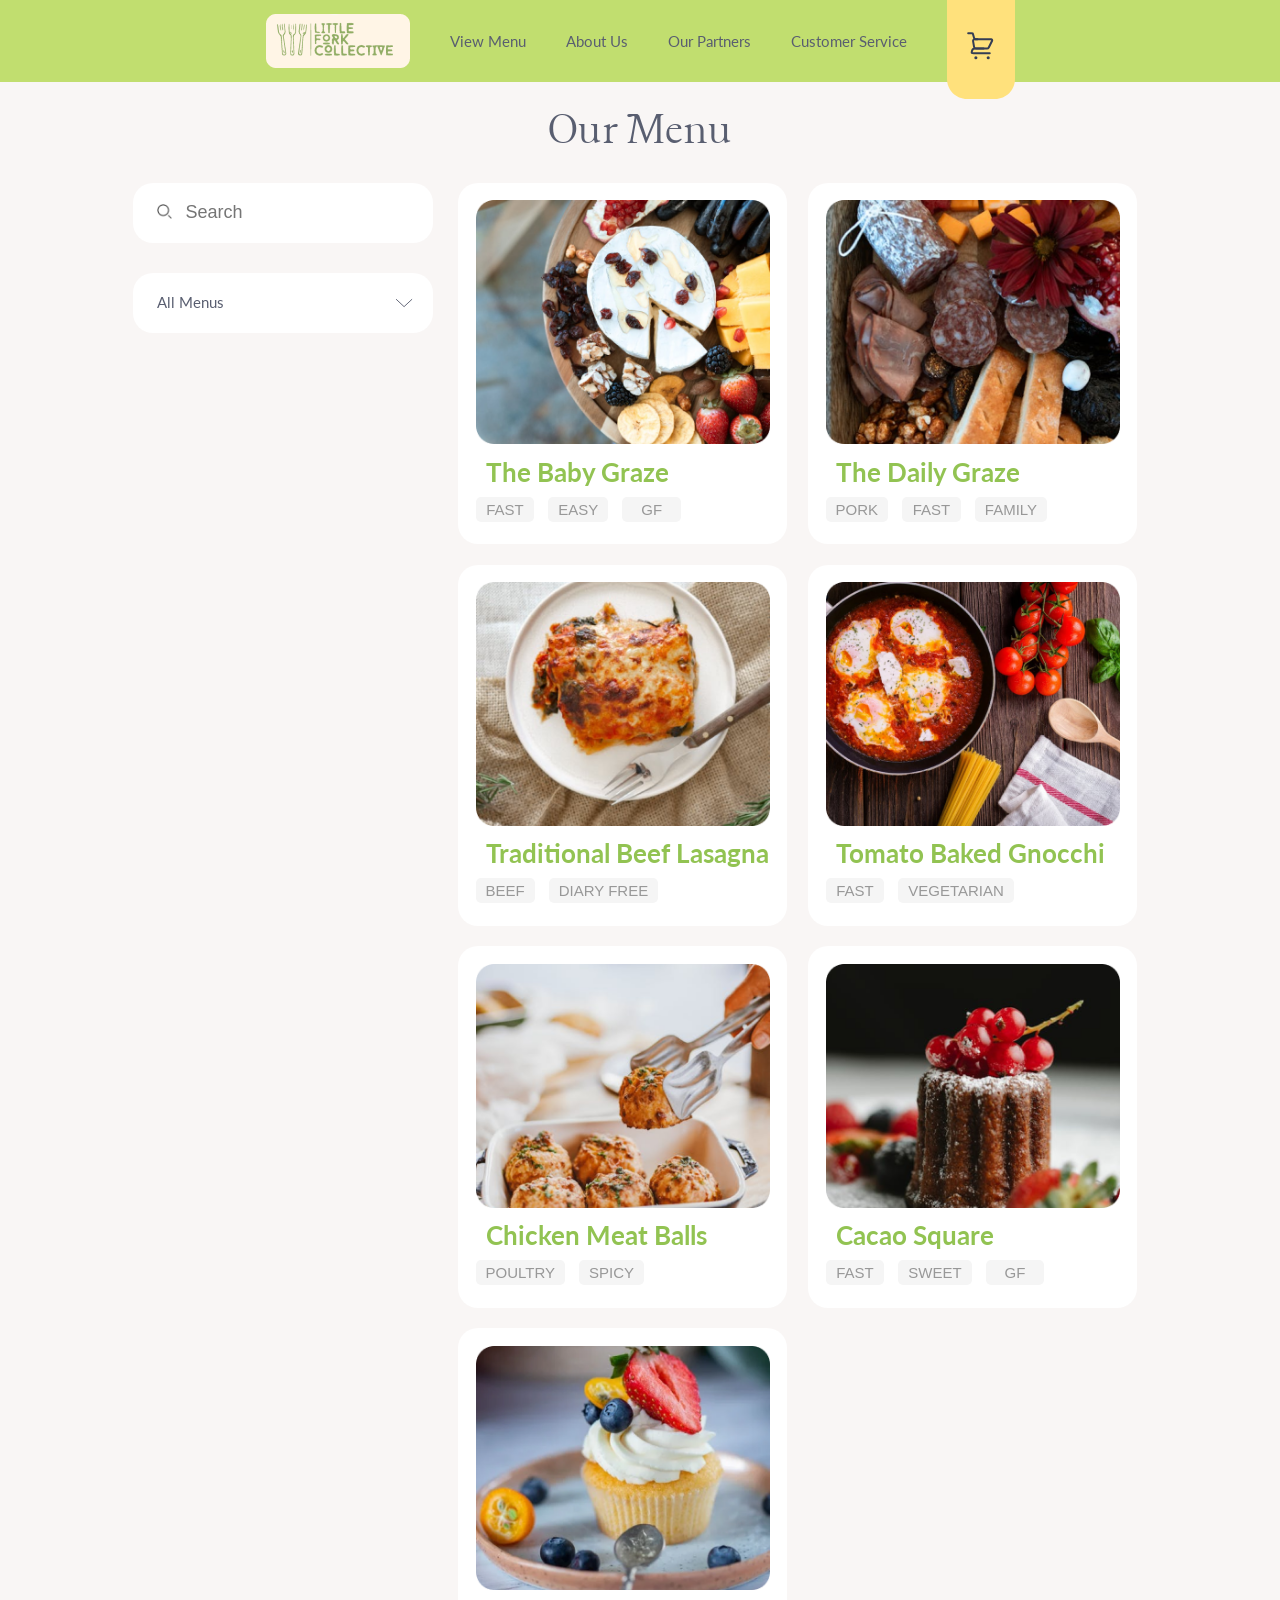
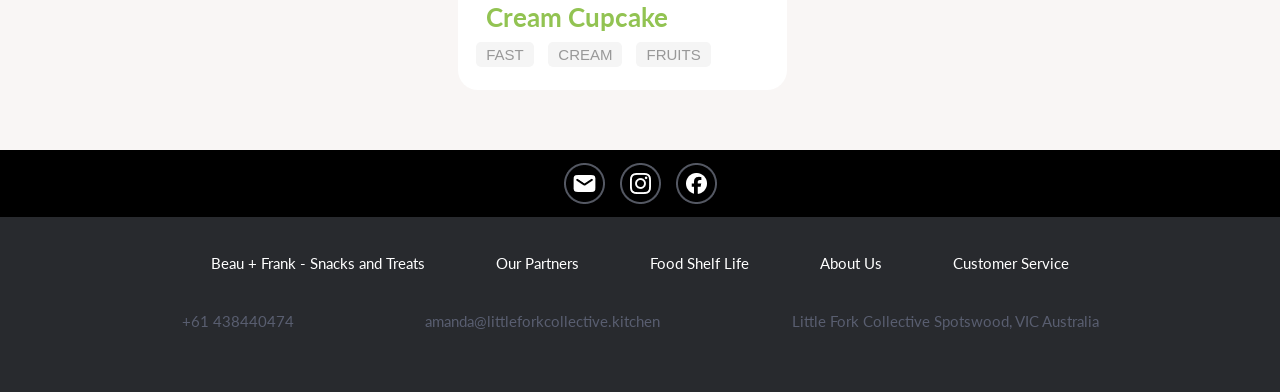
<file: menu.html>
<!DOCTYPE html>
<html lang="en">
<head>
    <meta charset="UTF-8">
    <meta name="viewport" content="width=device-width, initial-scale=1.0">
    <title>Menu</title>
    <link rel="preconnect" href="https://fonts.googleapis.com">
    <link rel="preconnect" href="https://fonts.gstatic.com" crossorigin>
    <link
        href="https://fonts.googleapis.com/css2?family=Lancelot&family=Lato:ital,wght@0,100;0,300;0,400;0,700;0,900;1,100;1,300;1,400;1,700;1,900&family=Poppins:ital,wght@0,100;0,200;0,300;0,400;0,500;0,600;0,700;0,800;0,900;1,100;1,200;1,300;1,400;1,500;1,600;1,700;1,800;1,900&display=swap"
        rel="stylesheet">
    <link rel="stylesheet" href="cart.css">
    <link rel="stylesheet" href="global.css">
    <link rel="stylesheet" href="home.css">
    <link rel="stylesheet" href="media.css">
</head>
<body>
    <nav class="navbar">
        <div class="container">
            <!-- hamburger -->
            <div class="hamburger">
                <img class="hamburger-menu" onclick="overlayMobileOn()" src="images/hamburger-menu.svg">
            </div>
            <div class="logo">
                <a href="index.html">
                    <img src="images/logo.png" alt="logo">
                </a>
            </div>
            <div class="main-menu">
                <ul>
                    <li><a href="menu.html">View Menu</a></li>
                    <li><a href="#">About Us</a></li>
                    <li><a href="#">Our Partners</a></li>
                    <li><a href="#">Customer Service</a></li>
                </ul>
            </div>
            <div class="cart-icon" onclick="overlayOn()">
                <img src="images/shopping-icon.svg">
            </div>
        </div>
    </nav>
    <main>
        <section class="menu-page">
            <h2 class="centered-x">Our Menu</h2>
            <div class="container">
                <div class="functions">
                    <div>
                        <form action="menuGrazing.html" class="search-bar">
                            <button type="submit">
                                <image src="images/search-bar.png">
                            </button>
                            <input type="text" placeholder="Search">
                        </form>
                    </div>
                    <div class="dropdown-title">
                        <div class="dropdown d-1" id="dropdown">
                            <div class="bg flex dropdown-1" onclick="dropDownOn()">
                                <p>All Menus</p>
                                <img src="images/back.svg">
                            </div>
                            <div class="dropdown-content" id="dropdown-content">
                                <p class="o1" onclick="dropDownOffMenu(1)">All Menus</p>
                                <p class="o2" onclick="dropDownOffMenu(2)">Grazing</p>
                                <p class="o3" onclick="dropDownOffMenu(3)">Meals</p>
                                <p class="o4" onclick="dropDownOffMenu(4)">Treats</p>
                            </div>
                        </div>
                    </div>
                </div>
                <div class="grid-two-two">
                    <div class="bg">
                        <a href="details.html"><img src="images/menu1.png"></a>
                        <h3>The Baby Graze</h3>
                        <a href="menu.html"><button type="button" class="btn tag">FAST</button></a>
                        <a href="menu.html"><button type="button" class="btn tag">EASY</button></a>
                        <a href="menu.html"><button type="button" class="btn tag">GF</button></a>
                    </div>
                    <div class="bg">
                        <a href="details2.html"><img src="images/menu2.png"></a>
                        <h3>The Daily Graze</h3>
                        <a href="menu.html"><button type="button" class="btn tag">PORK</button></a>
                        <a href="menu.html"><button type="button" class="btn tag">FAST</button></a>
                        <a href="menu.html"><button type="button" class="btn tag">FAMILY</button></a>
                    </div>
                    <div class="bg">
                        <img src="images/menu3.png">
                        <h3>Traditional Beef Lasagna</h3>
                        <a href="menu.html"><button type="button" class="btn tag">BEEF</button></a>
                        <a href="menu.html"><button type="button" class="btn tag">DIARY FREE</button></a>
                    </div>
                    <div class="bg">
                        <img src="images/menu4.png">
                        <h3>Tomato Baked Gnocchi</h3>
                        <a href="menu.html"><button type="button" class="btn tag">FAST</button></a>
                        <a href="menu.html"><button type="button" class="btn tag">VEGETARIAN</button></a>
                    </div>
                    <div class="bg">
                        <img src="images/menu5.png">
                        <h3>Chicken Meat Balls</h3>
                        <a href="menu.html"><button type="button" class="btn tag">POULTRY</button></a>
                        <a href="menu.html"><button type="button" class="btn tag">SPICY</button></a>
                    </div>
                    <div class="bg">
                        <img src="images/menu6.png">
                        <h3>Cacao Square</h3>
                        <a href="menu.html"><button type="button" class="btn tag">FAST</button></a>
                        <a href="menu.html"><button type="button" class="btn tag">SWEET</button></a>
                        <a href="menu.html"><button type="button" class="btn tag">GF</button></a>
                    </div>
                    <div class="bg">
                        <img src="images/menu7.png">
                        <h3>Cream Cupcake</h3>
                        <a href="menu.html"><button type="button" class="btn tag">FAST</button></a>
                        <a href="menu.html"><button type="button" class="btn tag">CREAM</button></a>
                        <a href="menu.html"><button type="button" class="btn tag">FRUITS</button></a>
                    </div>
                </div>
            </div>
        </section>
        <!-- footer -->
        <footer class="footer">
            <div class="footer-social-media">
                <img src="images/contacts.png">
            </div>
            <div class="container-footer">
                <div class="footer-links">
                    <a href="#">Beau + Frank - Snacks and Treats</a>
                    <a href="#">Our Partners</a>
                    <a href="#">Food Shelf Life</a>
                    <a href="#">About Us</a>
                    <a href="#">Customer Service</a>
                </div>
                <div class="footer-contacts">
                    <p>+61 438440474</p>
                    <p>amanda@littleforkcollective.kitchen</p>
                    <p>Little Fork Collective Spotswood, VIC Australia</p>
                </div>
            </div>
        </footer>
        <!-- side bar -->
        <div class="sidebar item-0" id="sidebar" style="display: flex; flex-direction:column;">
            <img class="sidebar-close" onclick="overlayOff()" src="images/close.svg">
            <h3 class="centered-x">My Cart</h3>
            <div class="off">
                <p>Your Cart is Empty</p>
            </div>
        </div>
        <!-- hamburger -->
        <div class="mobile-menu" id="mobile-menu">
            <div>
                <div class="green-div">
                    <div>
                        <p>Welcome To</p>
                        <img src="images/logo.png" alt="logo" />
                    </div>
                    <img onclick="overlayOff()" src="images/close.svg" />
                </div>
                <ul>
                    <li>
                        <a href="menu.html">
                            <div>
                                <img src="images/mobileMenuOne.png" />
                                <p>View Menu</p>
                            </div>
                            <img src="images/back.svg" />
                        </a>
                    </li>
                    <li>
                        <a href="#">
                            <div>
                                <img src="images/mobileMenuTwo.png" />
                                <p>About Us</p>
                            </div>
                            <img src="images/back.svg" />
                        </a>
                    </li>
                    <li>
                        <a href="#">
                            <div>
                                <img src="images/mobileMenuThree.png" />
                                <p>Our Partners</p>
                            </div>
                            <img src="images/back.svg" />
                        </a>
                    </li>
                    <li>
                        <a href="#">
                            <div>
                                <img src="images/mobileMenuFour.png" />
                                <p>Customer Service</p>
                            </div>
                            <img src="images/back.svg" />
                        </a>
                    </li>
                </ul>
                <div class="hamburger-contacts">
                    <p style="font-size: 20px;">Contact via</p>
                    <img src="images/contacts.png" />
                </div>
            </div>
        </div>
    </main>
    <div id="overlay" onclick="overlayOff()"></div>
</body>
<script src="home.js"></script>
</html>
</file>
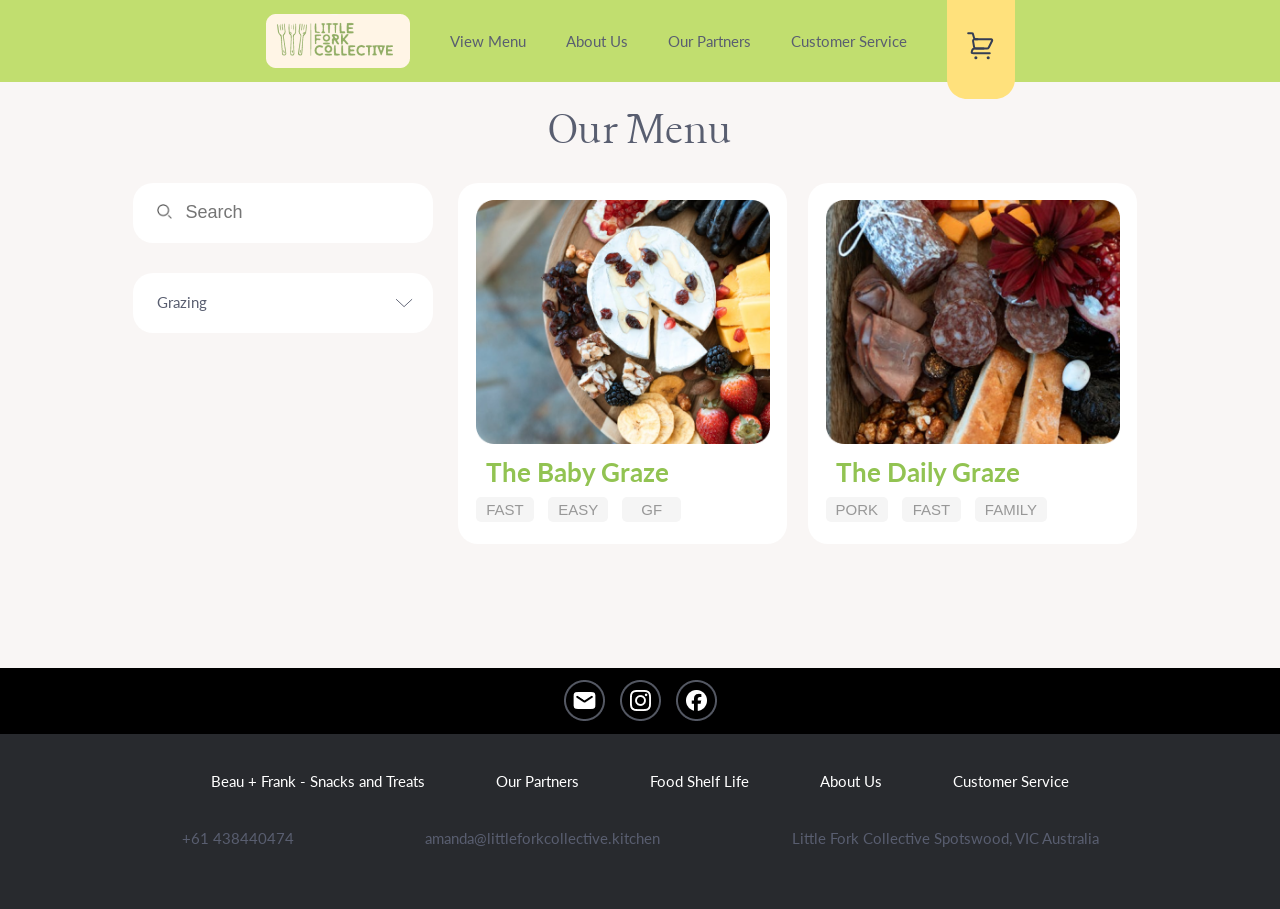
<file: menuGrazing.html>
<!DOCTYPE html>
<html lang="en">
<head>
    <meta charset="UTF-8">
    <meta name="viewport" content="width=device-width, initial-scale=1.0">
    <title>Menu</title>
    <link rel="preconnect" href="https://fonts.googleapis.com">
    <link rel="preconnect" href="https://fonts.gstatic.com" crossorigin>
    <link
        href="https://fonts.googleapis.com/css2?family=Lancelot&family=Lato:ital,wght@0,100;0,300;0,400;0,700;0,900;1,100;1,300;1,400;1,700;1,900&family=Poppins:ital,wght@0,100;0,200;0,300;0,400;0,500;0,600;0,700;0,800;0,900;1,100;1,200;1,300;1,400;1,500;1,600;1,700;1,800;1,900&display=swap"
        rel="stylesheet">
    <link rel="stylesheet" href="cart.css">
    <link rel="stylesheet" href="global.css">
    <link rel="stylesheet" href="home.css">
    <link rel="stylesheet" href="media.css">
</head>
<body>
    <nav class="navbar">
        <div class="container">
            <!-- hamburger -->
            <div class="hamburger">
                <img class="hamburger-menu" onclick="overlayMobileOn()" src="images/hamburger-menu.svg">
            </div>
            <div class="logo">
                <a href="index.html">
                    <img src="images/logo.png" alt="logo" />
                </a>
            </div>
            <div class="main-menu">
                <ul>
                    <li><a href="menu.html">View Menu</a></li>
                    <li><a href="#">About Us</a></li>
                    <li><a href="#">Our Partners</a></li>
                    <li><a href="#">Customer Service</a></li>
                </ul>
            </div>
            <div class="cart-icon" onclick="overlayOn()">
                <img src="images/shopping-icon.svg" />
            </div>
        </div>
    </nav>
    <main>
        <section class="menu-page">
            <h2 class="centered-x">Our Menu</h2>
            <div class="container">
                <div class="functions">
                    <div>
                        <form action="index.html" class="search-bar">
                            <button type="submit">
                                <image src="images/search-bar.png">
                            </button>
                            <input type="text" placeholder="Search">
                        </form>
                    </div>
                    <div class="dropdown-title">
                        <div class="dropdown d-1" id="dropdown">
                            <div class="bg flex dropdown-1" onclick="dropDownOn()">
                                <p>Grazing</p>
                                <img src="images/back.svg" />
                            </div>
                            <div class="dropdown-content" id="dropdown-content">
                                <p class="o1" style="background-color: white;" onclick="dropDownOffMenu(1)">All Menus</p>
                                <p class="o2" style="background-color: #C1DE6F;" onclick="dropDownOffMenu(2)">Grazing</p>
                                <p class="o3" onclick="dropDownOffMenu(3)">Meals</p>
                                <p class="o4" onclick="dropDownOffMenu(4)">Treats</p>
                            </div>
                        </div>
                    </div>
                </div>
                <div class="grid-two-two" style="margin-bottom: 63px;">
                    <div class="bg">
                        <a href="details.html"><img src="images/menu1.png" /></a>
                        <h3>The Baby Graze</h3>
                        <a href="menu.html"><button type="button" class="btn tag">FAST</button></a>
                        <a href="menu.html"><button type="button" class="btn tag">EASY</button></a>
                        <a href="menu.html"><button type="button" class="btn tag">GF</button></a>
                    </div>
                    <div class="bg">
                        <a href="details2.html"><img src="images/menu2.png" /></a>
                        <h3>The Daily Graze</h3>
                        <a href="menu.html"><button type="button" class="btn tag">PORK</button></a>
                        <a href="menu.html"><button type="button" class="btn tag">FAST</button></a>
                        <a href="menu.html"><button type="button" class="btn tag">FAMILY</button></a>
                    </div>
                </div>
            </div>
        </section>
        <!-- footer -->
        <footer class="footer">
            <div class="footer-social-media">
                <img src="images/contacts.png" />
            </div>
            <div class="container-footer">
                <div class="footer-links">
                    <a href="#">Beau + Frank - Snacks and Treats</a>
                    <a href="#">Our Partners</a>
                    <a href="#">Food Shelf Life</a>
                    <a href="#">About Us</a>
                    <a href="#">Customer Service</a>
                </div>
                <div class="footer-contacts">
                    <p>+61 438440474</p>
                    <p>amanda@littleforkcollective.kitchen</p>
                    <p>Little Fork Collective Spotswood, VIC Australia</p>
                </div>
            </div>
        </footer>
        <!-- side bar -->
        <div class="sidebar item-0" id="sidebar" style="display: flex; flex-direction:column;">
            <img class="sidebar-close" onclick="overlayOff()" src="images/close.svg" />
            <h3 class="centered-x">My Cart</h3>
            <div class="off">
                <p>Your Cart is Empty</p>
            </div>
        </div>
        <!-- hamburger -->
        <div class="mobile-menu" id="mobile-menu">
            <div>
                <div class="green-div">
                    <div>
                        <p>Welcome To</p>
                        <img src="images/logo.png" alt="logo" />
                    </div>
                    <img onclick="overlayOff()" src="images/close.svg" />
                </div>
                <ul>
                    <li>
                        <a href="menu.html">
                            <div>
                                <img src="images/mobileMenuOne.png" />
                                <p>View Menu</p>
                            </div>
                            <img src="images/back.svg" />
                        </a>
                    </li>
                    <li>
                        <a href="#">
                            <div>
                                <img src="images/mobileMenuTwo.png" />
                                <p>About Us</p>
                            </div>
                            <img src="images/back.svg" />
                        </a>
                    </li>
                    <li>
                        <a href="#">
                            <div>
                                <img src="images/mobileMenuThree.png" />
                                <p>Our Partners</p>
                            </div>
                            <img src="images/back.svg" />
                        </a>
                    </li>
                    <li>
                        <a href="#">
                            <div>
                                <img src="images/mobileMenuFour.png" />
                                <p>Customer Service</p>
                            </div>
                            <img src="images/back.svg" />
                        </a>
                    </li>
                </ul>
                <div class="hamburger-contacts">
                    <p style="font-size: 20px;">Contact via</p>
                    <img src="images/contacts.png" />
                </div>
            </div>
        </div>
    </main>
    <div id="overlay" onclick="overlayOff()"></div>
</body>
<script src="home.js"></script>
</html>
</file>
<file: cart.css>
/* sidebar cart */
.sidebar {
    display: flex;
    flex-direction: column;
    z-index: 3;
    background-color: #F9F6F5;
    width: 35vw;
    height: 100vh;
    position: fixed;
    top: 0;
    right: -35vw;
    transition: right 0.3s ease-in-out;
}

.sidebar.open {
    right: 0;
}

.sidebar h3 {
    padding: 5%;
}

.sidebar .sidebar-close {
    position: absolute;
    top: 33px;
    right: 33px;
    cursor: pointer;
}

.on {
    flex-grow: 1;
}

.off {
    flex-grow: 1;
    display: flex;
    align-items: center;
    justify-content: center;
}

/* overlay */
#overlay {
    z-index: 1;
    position: fixed;
    display: none;
    width: 100%;
    height: 100%;
    top: 0;
    left: 0;
    right: 0;
    bottom: 0;
    background-color: rgba(0, 0, 0, 0.5);
}

/* checkout, purchase bar settings */
.total-purchase {
    background-color: #C1DE6F;
    border-radius: 20px;
    padding: 5%;
    margin: 3%;
    text-align: center;
    display: flex;
    justify-content: space-between;
}

.total-purchase .price {
    display: flex;
    flex-direction: column;
    justify-content: center;
    min-width: 48%;
}

.total-purchase .price .price-row {
    font-size: 15px;
    display: flex;
    justify-content: space-between;
    align-items: baseline;
}

.total-purchase .price .price-row .price-detail {
    display: flex;
}

.total-purchase .price .price-row .price-cnt {
    font-size: 20px;
    color: #838A92;
    font-weight: bolder;
}

.total-purchase .price .price-row .price-total {
    font-size: 20px;
    color: #595E70;
    font-weight: bolder;
}

.total-purchase .price .price-row .price-final {
    font-size: 30px;
    font-weight: bolder;
}

/* sidebar setting */
.sidebar .total-purchase {
    background-size: cover;
    padding: 5%;
    margin: 0;
    border: none;
    border-radius: 0;
}

.order-item {
    background-color: white;
    border-radius: 20px;
    display: flex;
    justify-content: space-between;
    padding: 2% 1%;
}

.order-item img {
    max-width: 40%;
    margin-right: 10px;
}

.order-item .left-text {
    text-align: left;
    padding-left: 10%;
    width: 160px;
}

.order-item .left-text p {
    color: #666666;
}


.bg .order-item .item-description {
    display: flex;
    width: 80%;
}

.bg .order-item .item-description .add{
    display: flex;
    flex-direction: column;
    justify-content: space-between;
}

.bg .right-side{
    display: flex;
    flex-direction: column;
    justify-content: space-between;
}

.bg .right-side img{
    cursor: pointer;
    margin-left: auto;
    margin-right: 10px;
    width: 30px;
}

.cart-icon.c-0>.c-1,
.cart-icon.c-0>.c-2,
.cart-icon.c-1>.c-0,
.cart-icon.c-1>.c-2,
.cart-icon.c-2>.c-0,
.cart-icon.c-2>.c-1,
.add.addOn-0 .addOn-1,
.add.addOn-0 .addOn-2,
.add.addOn-1 .addOn-0,
.add.addOn-1 .addOn-2,
.add.addOn-2 .addOn-0,
.add.addOn-2 .addOn-1 {
    display: none;
}

.sidebar.item-0 .on,
.sidebar.item-0 .total-purchase,
.sidebar.item-1 .off,
.sidebar.item-1 .on .item-2,
.sidebar.item-2 .off,
.sidebar.item-2 .on .item-1 {
    display: none;
}



/* add to cart button*/
.add {
    width: 40%;
}

.add div {
    height: 60px;
}

.add div button {
    height: 100%;
}

.add .btn {
    width: 100%;
    background-color: #FFE079;
    color: #895F52;
    border-style: solid;
    border-radius: 10px;
    border-color: #895F52;
}

.add .btn.leftright {
    height: 100%;
    background-color: transparent;
    color: #895F52;
    border-style: solid;
    border-color: transparent;
}

.add .bg.btn {
    margin: 0;
    width: 100%;
    padding: 0;
    display: flex;
    justify-content: center;
    align-items: center;
    outline: 2px;
    background-color: white;
    border-style: solid;
    border-radius: 10px;
    border-width: 1px;
    border-color: #B5B5B5;
}

.add .bg.btn.side {
    border-color: transparent;
    height: 20%;
    justify-content: start;
}

.add .bg.btn.side p {
    padding: 0;
    text-align: left;
}

.add .bg .btn.side.leftright {
    height: 30px;
    font-size: 15px;
    color: black;
    margin: 0;
    width: 40px;
}

.btn.leftright > img {
    
    margin: 0 auto;
    width: 20px;
}
</file>
<file: global.css>
/* Global settings*/
* {
    box-sizing: border-box;
    margin: 0;
    padding: 0;
}

body {
    font-family: "Lato", "Poppins", sans-serif;
    color: #595E70;
    font-weight: normal;
    font-size: 15px;
    line-height: 1.5;
    padding-top: 82px;
}

a {
    text-decoration: none;
}

ul {
    list-style: none;
}

img {
    display: block;
    max-width: 100%;
}

input {
    width: 100%;
    font-size: 13px;
    color: #595E70;
    padding: 2%;
    outline: none;
    border: 0;
}

/* text */
.grey-txt {
    color: #595E70;
}

.green-txt {
    color: #C1DE6F;
}

.left-text {
    text-align: left;
    padding-left: 10%;
    width: 100%;
}

/* Homepage Title */
h1 {
    font-family: "Lancelot", sans-serif;
    color: #595E70;
    font-size: 100px;
    font-weight: 20;
}

/* Subpage Title */
h2 {
    font-family: "Lancelot", sans-serif;
    font-size: 50px;
    color: #595E70;
    font-weight: normal;

    padding-top: 1%;
    padding-bottom: 1%;
}

/* Menu Item Title */
h3 {
    font-family: "Lato", "Poppins", sans-serif;   
    font-size: 26px;
    color: #92C352;
    font-weight: thin;
}

h4 {
    font-family: "Lato", "Poppins", sans-serif;
    font-size: 17px;
    color: black;
    font-weight: thin;
}

/* Description etc */
p {
    font-family: "Lato", "Poppins", sans-serif;
    color: #595E70;
    font-weight: normal;
}

/* Utility */
.container {
    margin: 0px auto;
    padding: 0px 10px;
    max-width: 1200px;
}

.container-footer {
    margin: 0px auto;
    padding: 0px 10px;
    max-width: 1200px;
}

.btn {
    display: inline-block;
    border-color: transparent;
    border-radius: 20px;
    cursor: pointer;
    transition: 0.5s;
}

.btn:hover {
    opacity: 0.7;
}

/* dropdown */
.dropdown-title .dropdown.d-1 .dropdown-2,
.dropdown-title .dropdown.d-1 .dropdown-3,
.dropdown-title .dropdown.d-1 .dropdown-4,
.dropdown-title .dropdown.d-2 .dropdown-1, 
.dropdown-title .dropdown.d-2 .dropdown-3,
.dropdown-title .dropdown.d-2 .dropdown-4,
.dropdown-title .dropdown.d-3 .dropdown-1, 
.dropdown-title .dropdown.d-3 .dropdown-2,
.dropdown-title .dropdown.d-3 .dropdown-4, 
.dropdown-title .dropdown.d-4 .dropdown-1, 
.dropdown-title .dropdown.d-4 .dropdown-2,
.dropdown-title .dropdown.d-4 .dropdown-3,
.dropdown-title .dropdown.d-1 .dropdown-content,
.dropdown-title .dropdown.d-2 .dropdown-content,
.dropdown-title .dropdown.d-3 .dropdown-content,
.dropdown-title .dropdown.d-4 .dropdown-content {
    display: none;
}

.dropdown-title{
    position: relative;
}

.dropdown-title .dropdown.d-1.open .dropdown-content,
.dropdown-title .dropdown.d-2.open .dropdown-content,
.dropdown-title .dropdown.d-3.open .dropdown-content,
.dropdown-title .dropdown.d-4.open .dropdown-content {
    display: initial;
    width: 100%;
}

.dropdown-title .dropdown.d-1 .o1,
.dropdown-title .dropdown.d-2 .o2,
.dropdown-title .dropdown.d-3 .o3,
.dropdown-title .dropdown.d-4 .o4 {
    background-color: #92C352;
}

.selections {
    display: flex;
    width: 100%;
    height: 100px;
    justify-content: space-between;
}

.selections .dropdown-title {
    width: 50%;
}

.selections .dropdown-title .dropdown .bg{
    cursor: pointer;
    padding: 10%;
    height: 60px;
    justify-content: space-between;
}

.selections img {
    width: 15%;
}

.dropdown img {
    transform: rotate(270deg);
    transition: 0.3s;
}

.dropdown.open img {
    transform: rotate(90deg);
}


.dropdown .dropdown-content {  
    position: absolute;
    transform: translateY(-10px);
    background-color: #f9f9f9;
    border-style: solid;
    border-color: grey;
    border-width: 1px;
    border-top: transparent;
    height: 171px;
}

.dropdown-content p{
    cursor: pointer;
    width: 100%;
    background-color: white;
    transition: 0.3s;
    padding: 10px 20px;
}

.dropdown ul {
    display: none;
}

.dropdown.open ul {
    z-index: 3;
    display: block;
    position: absolute;
}

/* alignments */
.centered-x {
    display: flex;
    flex-direction: column;
    justify-items: center;
    justify-content: center;
    align-items: center;
    align-content: center;
}

.grid-two-two {
    display: grid;
    justify-items: start;
    grid-template-columns: repeat(2, 1fr);
    gap: 3%;
}

.bg {
    background-color: white;
    border-radius: 20px;
    padding: 3%;
    margin: 3%;
    text-align: center;
}

.bg.flex {
    display: flex;
}

/* food tags */
.tags {
    display: flex;
    align-items: flex-end;
    margin-bottom: 1%;
    min-width: 60%;
}

.btn.tag {
    text-align: center;
    min-width: 20%;
    border-radius: 5px;
    padding: 2px 8px;
    color: #989898;
    background-color: #F5F5F5;
    margin: 5px 10px;
    margin-left: 0px;
    font-size: 15px;
}
/* navbar */
.navbar {
    z-index: 1;
    background-color: #C1DE6F;
    min-width: 100vw;
    transition: 0.5s;
    top: 0;
    position: fixed;
}

.navbar .container {
    display: flex;
    justify-content: center;
    align-items: center;
    max-height: 82px;
}

.navbar .container .logo {
    padding: 20px;
}

.navbar .container .main-menu a {
    color: #595E70;
    position: relative;
}

.navbar .container .main-menu a::after {
    content: "";
    display: block;
    position: absolute;
    bottom: 0;
    width: 100%;
    height: 4px;
    background: #595e70;
    border-radius: 2px;
    opacity: 0;
    transition: 0.5s;
}

.navbar .container .main-menu a:hover::after {
    opacity: 1;
}

.navbar .container .main-menu ul {
    display: flex;
}

.navbar .container .main-menu ul li a {
    padding: 20px;
}

.navbar .container .cart-icon {
    position: relative;
    align-self: flex-start;
    top: -20px;
    height: 132px;
    padding: 0px 20px;
    transition: 0.5s;
    cursor: pointer;
}

.navbar .container .cart-icon:hover {
    transform: translateY(10px);
}

/* footer */
.footer .footer-social-media {
    display: flex;
    justify-content: center;
    align-items: center;
    background-color: black;
    padding: 1%;
}

.footer {
    background-color: #282A2E;
}

.footer .container-footer .footer-links {
    display: flex;
    justify-content: center;
}

.footer .container-footer .footer-links>a {
    color: white;
    margin: 3%;
}

.footer .container-footer .footer-contacts {
    padding-bottom: 5%;
    display: flex;
    justify-content: space-evenly;
}
</file>
<file: home.css>
.homepage{
    padding: 0px;
}

.homepage .container {
    padding: 0px;
    margin: 0px;
    display: flex;
    flex-direction: column;
    align-items: start;
    max-width: 1368px;
    max-height: 930px;
}

/* homepage 1 */
.page-one {
    width: 100vw;
    height: 930px;
    padding: 5% 10%;
    background: url('images/home.png') no-repeat;
    background-position: center top;
    background-size: cover;
}

.page-one button {
    font-size: 36px;
    padding: 25px 80px;
    margin-top: 60px;
    color: #895F52;
    background-color: #FFE079;
}

/* homepage 2 */
.page-two {
    width: 100vw;
    height: 930px;
    padding: 3% 6%;
    background: url('images/home-two.png') no-repeat;
    background-position: center top;
    background-size: cover;
    text-align: center;
}

.page-two .pg-two-contents{
    padding: 2% 0%;
    max-width: 45%;
}

.page-two h1 {
    color: white;
}

.page-two div p{
    color: white;
    padding: 0px;
    font-size: 25px;
    width: 70%;
    margin: 0 auto;
}

.pg-two-imgs-mobile {
    display: none;
}

.page-two .pg-two-imgs {
    position: absolute;
    margin-bottom: 250px;
}

/* homepage 3 */
.page-three {
    width: 100vw;
    height: 930px;
    padding: 0px 6%;
    display: flex; 
    justify-content: space-between; 
    align-items: center;
}

.page-three .centered-x {
    justify-content: space-between;
    height: 552px;
    text-align: center;
    max-width: 35%;
    margin-right: 90px;
    font-size: 25px;
}

.page-three h1 {
    font-size: 80px;
}

.page-three p {
    text-align: left;
    width: 100%;
    margin: 0px 15px;
    font-weight: thin;
}

.page-three .centered-x img {
    position: absolute;
    width: 31%;
}

.page-three .grid-two-two {
    width: 57%;
}

.page-three .grid-two-two img {
    padding: 0%;
    width: 500px;
}

.page-three button {
    font-size: 36px;
    padding: 25px 120px;
    color: white;
    background-color: #5FD0DF;
}

.page-three .bg.label{
    display: none;
}

/* homepage 4 */
.page-four {
    width: 100vw;
    height: 700px;
    text-align: center;
    margin-bottom: 120px;
}

.mobile-display {
    display: none;
}

.page-four .page-four-title img {
    position: absolute;
    height: 120px;
}

.page-four h1 {
    font-size: 80px;
    width: 500px;
    padding-top: 5px;
    padding-right: 10px; 
}

.page-four .centered-x {
    flex-direction: row;
    min-width: 100%;
    padding: 0% 3%;
    margin: 10px 0;
}

.page-four .centered-x img {
    margin: 0px 10px;
}

/* homepage 5 */
.page-five {
    width: 100vw;
    height: 930px;
    padding: 5% 10%;
    background: url('images/home-five.png') no-repeat;
    background-position: center top;
    background-size: cover;
}

.page-five > div {
    margin: 0 auto;
    width: 60%;
    display: flex;
    align-items: center;
    justify-content: space-between;
}

.page-five img {
    width: 80%;
}

.page-five h1 {
    margin-right: 330px;
    margin-top: 500px;
}

.page-five h1, 
.page-five h2, 
.page-five p {
    color: white;
}

.page-five p {
    margin-bottom: 20px;
    margin-left: 6px;
}

.page-five a{
    margin-bottom: 0px;
    width: 15%;
}


/* Menu Page */
.menu-page {
    background-color: #F9F6F5;
    background-size: cover;
}

.menu-page .container {
    display: flex;
    justify-content: center;
    padding: 0;
    padding-bottom: 50px;
}

.menu-page .container .selections {
    display: flex;
    flex-direction: column;
    max-width: 20%;
}

.menu-page .functions {
    margin-right: 15px;
}

.menu-page .container .search-bar {
    display: flex;
    align-items: center;
    max-height: 60px;
    background: white;
    margin: 0 1%;
    padding: 8%;
    margin-bottom: 10%;
    border-radius: 20px;
    width: 300px;
    transform: translateX(-3px);
}

.menu-page .container .search-bar input {
    font-size: 18px;
}

.menu-page .container .search-bar button {
    width: 2em;
    cursor: pointer;
    background: transparent;
    outline: none;
    border: 0;
    padding-bottom: 2px;
}

.menu-page .container .search-bar button img{
    width: 15px;
    height: 15px;
}

/* menu drop down */
@media (min-width: 391px) {
    .functions .dropdown-title .dropdown-content p {
        cursor: pointer;
        transform: translate(-2px, -4px);
        width: 101%;
        background-color: white;
        transition: 0.3s;
        padding: 10px 20px;
    }

    .functions .dropdown-title .dropdown-content {
        position: absolute;
        border-color: transparent;
    }
}

.functions .dropdown-title .dropdown .bg.flex {
    margin: 0;
    cursor: pointer;
    height: 60px;
    justify-content: space-between;
    align-items: center;
    width: 300px;
}

.functions .dropdown-title p {
    padding: 0px 15px;
}

.functions .dropdown-title img {
    width: 30px;
    margin-right: 5px;
}

@media (min-width: 391px) {
    .menu-page .container .grid-two-two {
        width: 700px;
        gap: 10px 0;
    }
}

.menu-page .container .grid-two-two .bg {
    margin-top: 0;
    text-align: start;
    padding: 5%;
}

.menu-page .container .grid-two-two .bg > h3{
    padding-top: 3%;
    padding-left: 3.5%;
}


/* details */
.details {
    background-color: #F9F6F5;
}

@media (min-width: 391px) {
    .details .container .item-detail {
        padding-top: 1.25rem;
        display: grid;
        justify-items: center;
        align-items: center;
        grid-template-columns: 60% 40%;
    }
    .details .container .item-detail .item-title {
        display: grid;
        align-items: center;
        grid-template-columns: 25% 75%;
    }
    .details .container .item-detail .item-title img {
        cursor: pointer;
    }
                        
    .details .container .item-detail .item-description>img {
        margin-top: 1%;
        height: 25rem;

    }
    .details .container .item-detail .item-description h1 {
        margin-top: 1%;
        font-size: 60px;
    }
    .details .container .item-detail .centered-x h2 {
        font-family: 'Lancelot';
        color: #595E70;
        font-size: 45px;
    }
}

.details .container .item-detail .item-description {
    display: flex;
    flex-direction: column;
    max-width: 85%;
}


.details .container .item-detail .tag-description {
    margin: 0 auto;
    width: 95%;
}

.details .container .item-detail .item-description .tag-price {
    display: flex; 
    margin: 0;
    justify-content: space-between;
    padding-bottom: 1%;
}

.details .selections {
    display: flex;
    align-items: end;
}

.bg.label {
    width: 80%;
    background-color: #C1DE6F;
    margin: auto;
    border-radius: 10px;
    transform: translateY(-50%);
}

.details .container > .grid-two-two {
    align-items: flex-start;
    max-width: 85%;
    margin: 50px auto;
    margin-top: 0px;
    gap: 8%;
    margin-bottom: 150px;
}

.details .container > .grid-two-two img{
    width: 100%;
    height: 300px;
}

.details .grid-two-two h3 {
    align-self: flex-start;
}


/* checkout */
.checkout {
    background-color: #e2e2e2;
    background-size: cover;
}

.checkout .container {
    max-width: 1100px;
    display: flex;
    justify-content: center;
    margin-bottom: 94px;
}

.checkout .container .steps{
    width: 40%;
}

.checkout .container .steps .bg {
    text-align: start;
    padding: 4%;
}

.checkout .container .summary {
    width: 40%;
}

.checkout .container .summary .btn.disabled{
    cursor: not-allowed;
}

.checkout .container .summary .btn.disabled:hover{
    opacity: 1;
}

.checkout .container .steps .btn {
    margin-top: 2%;
    border-radius: 10px;
    min-width: 100%;
    min-height: 30px;
    text-align: center;
    background-color: #C1DE6F;
}

.checkout .container .steps .btn.white {
    background-color: white;
}

.checkout input {
    outline: solid;
    border-radius: 5px;
    outline-color: #BABABA;
    outline-width: 1px;
}


.total-purchase .btn {
    min-width: 45%;
}

.total-purchase .btn:hover {
    opacity: 1;
    cursor: not-allowed;
}

.total-purchase .btn.active {
    min-width: 45%;
    background-color: #FFF5E6;
    cursor: pointer;
}


.step.doing h4,
.step.done h4 {
    margin-left: 5px;
    margin-top: 10px;
    font-size: 14px;
}

.step.doing input {
    margin-left: 5px;
    width: 97%;
    padding: 8px;
}

.step.doing {
    margin: 0 auto;
    padding: 0 auto;
}

.step.doing p,
.step.done p {
    margin-left: 5px;
    font-size: 13px;
}

.steps.step-1 > .bg-1 > .done,
.steps.step-1 > .bg-2 > .step,
.steps.step-1 > .bg-3 > .step,
.steps.step-1 > .bg-4 > .step,
.steps.step-2 > .bg-1 > .doing,
.steps.step-2 > .bg-2 > .done,
.steps.step-2 > .bg-3 > .step,
.steps.step-2 > .bg-4 > .step,
.steps.step-3 > .bg-1 > .doing,
.steps.step-3 > .bg-2 > .doing,
.steps.step-3 > .bg-3 > .done,
.steps.step-3 > .bg-4 > .step,
.steps.step-4 > .bg-1 > .doing,
.steps.step-4 > .bg-2 > .doing,
.steps.step-4 > .bg-3 > .doing,
.steps.step-4 > .bg-4 > .done {
    display: none;
}

.steps.step-2 > .bg.bg-1,
.steps.step-3 > .bg.bg-1,
.steps.step-3 > .bg.bg-2,
.steps.step-4 > .bg.bg-1,
.steps.step-4 > .bg.bg-2,
.steps.step-4 > .bg.bg-3 {
    cursor: pointer;
}
</file>
<file: media.css>
.mobile-menu {
    display: flex;
    flex-direction: column;
    z-index: 3;
    background-color: #F9F6F5;
    width: 80vw;
    height: 100%;
    position: fixed;
    top: 0;
    left: -80vw;
    transition: left 0.3s ease-in-out;
}

.mobile-menu.open {
    left: 0;
    z-index: 3;
}

.mobile-menu.open {
    left: 0;
    z-index: 3;
}

.mobile-menu ul {
    transform: translateY(-50px);
    background-color: white;
    width: 85%;
    margin: 0 auto;
    border-radius: 30px;
}

.mobile-menu li a{
    display: flex;
    padding: 20px;
    justify-content: space-between;
}

.mobile-menu li div {
    display: flex;
    align-items: center;
}

.mobile-menu li div img{
    padding-right: 10px;
}

.mobile-menu li a > img{
    transform: rotate(180deg);
    width: 30px;
}

.green-div {
    display: flex;
    justify-content: space-between;
    background-color: #C1DE6F;
    width: 100%;
    height: 220px;
    border-bottom-left-radius: 30px;
    border-bottom-right-radius: 30px;
}

.green-div div {
    padding: 30px;
    width: 300px;
}

.green-div div > p {
    font-size: 28px;
    padding-bottom: 10px;
    width: 100%;
}

.green-div > img{
    margin: 35px 30px;
    width: 30px;
    height: 30px;
}

/* hamburger */
.hamburger {
    display: none;
}

.hamburger-button img {
    display: none;
}

.hamburger-contacts {
    display: flex;
    flex-direction: column;
    margin-top: 200px;
    align-items: center;
}



@media (max-width: 391px) {
    /* navbar */
    .navbar .main-menu {
        display: none;
    }

    .navbar .hamburger {
        display: initial;
    }

    /* homepage */
    .homepage {
        padding: 0px;
        width: 100vw;
        overflow-x: hidden;
        position: relative;
    }
    
    .checkout {
        padding: 0px;
        width: 100vw;
        overflow-x: hidden;
        position: relative;
    }

    .homepage .container {
        max-width: 393px;
        max-height: 774px;
    }

    .homepage h1, 
    .homepage h2{
        font-size: 60px;
    }

    .homepage p {
        font-size: 15px;
    }

    /* homepage-one */
    .homepage .page-one {
        background: url('images/home-one-mobile.png') no-repeat;
    }

    .homepage .page-one div {
        margin-top: 15px;
        width: 50%;
    }

    .homepage .page-one a {
        margin-top: 250px;
        display: flex;
        justify-content: center;
    }

    .homepage .page-one .btn {
        margin: 0px;
        font-size: 20px;
        border-radius: 10px;
        text-align: center;
        padding: 15px 90px;
    }

    /* homepage 2 */
    .homepage .page-two {
        background-image: none;
        padding: 0;
        height: 600px;
    }

    .page-two .pg-two-imgs {
        display: none;
    }

    .pg-two-imgs-mobile {
        display: initial;
        width: 86%;
    }

    .homepage .page-two .pg-two-contents{
        max-width:80%;
        justify-content: start;
        margin-right: 20px;
        margin-bottom: 60px;
    }

    .homepage .page-two p,
    .homepage .page-two h1 {
        margin: 0;
        color: black;
        text-align: left;
        font-size: 45px;
    }

    .homepage .page-two .green-txt{
        color: #C1DE6F;
    }

    .homepage .page-two p {
        font-size: 15px;
        width: 100%;
    }

    /* homepage 3 */
    .homepage .container .page-three {
        max-width: 393px;
        max-height: 630px;
    }

    .page-three {
        flex-direction: column;
    }

    .page-three p {
        display: none;
    }
    
    .page-three .centered-x {
        margin: 0 auto;
        height: 100%;
        max-width: 120%;
    }

    .page-three .centered-x > div {
        width: 391px;
    }
    .page-three .centered-x > div h1 {
        margin: 0;
        margin-right: 40px;
    }
    
    .page-three .centered-x > div > img {
        margin: 0;
        width: 340px;
    }

    .page-three .bg.label {
        display: block;
        font-size: 13px;
    }
    .homepage .page-three a {
        margin-right: 50px; 
    }
    .homepage .page-three .btn {
        font-size: 20px;
        border-radius: 10px;
        text-align: center;
        padding: 15px 115px;
    }

    .page-three .grid-two-two {
        margin-top: 120px;
        position: absolute;
        gap: 0 6%;
        width: 85%;
    }
    .page-three .grid-two-two img {
        height: 180px;
    }

    /* homepage 4 */
    .page-four .centered-x {
        margin: 10px;
    }

    .page-four .mobile {
        display: flex;
    }

    .page-four .mobile .right{
        padding: 0;
        transform: rotate(180deg);
        margin: 0;
        margin-right: 8px;
    }
    .page-four .mobile .left {
        padding: 0;
        margin: 0;
        margin-left: 8px;
    }

    .page-four .methods {
        width: 420px;
    }

    .method-imgs {
        padding-right: 15px;
    }

    .mobile-display {
        display: initial;
    }
    
    .pc-display {
        display: none;
    }

    .mobile-1 {
        margin-left: 73px;
    }

    .mobile-4 {
        margin-right: 73px;      
    }

    .methods-1 .mobile-2,
    .methods-1 .mobile-3,
    .methods-1 .mobile-4 {
        display: none;
    }
    .methods-2 .mobile-1,
    .methods-2 .mobile-3,
    .methods-2 .mobile-4 {
        display: none;
    }
    .methods-3 .mobile-1,
    .methods-3 .mobile-2,
    .methods-3 .mobile-4 {
        display: none;
    }
    .methods-4 .mobile-1,
    .methods-4 .mobile-2,
    .methods-4 .mobile-3 {
        display: none;
    }

    .mobile .mobile-display {
        padding-top: 10px;
    }
    /* homepage 5 */
    .homepage .container .page-five {
        height: 591px;
        background: url('images/home-five-mobile.png') no-repeat;
        padding: 0;
    }

    .homepage .page-five h1 {
        margin: 0;
        margin-top: 20px;
        font-size: 38px;
    }

    .homepage .page-five h2 {
        font-size: 34px;
    }

    .homepage .page-five p {
        margin-left: 3px;
        width: 80%;
    }

    .homepage .page-five > div {
        width: 80vw;
        height: 850px;
        margin: 0 auto;
    }


    /* menu */
    .menu-page .container {
        flex-direction: column;
    }

    .menu-page h2 {
        padding: 20px 0;
    }

    .menu-page .functions {
        margin: 0px;
        display: flex;
        flex-direction: column;
    }

    .menu-page .functions div {
        margin: 0;
        margin-left: 45px;
    }
    
    .menu-page .functions .dropdown-title {
        margin: 0;
        margin-bottom: 35px;
    }

    .menu-page .grid-two-two {
        display: flex;
        flex-direction: column;
        margin: 0 auto;
        width: 325px;
    }

    .menu-page .grid-two-two .bg {
        margin-bottom: 15px;
    }

    .functions .dropdown-title .dropdown-content p {
        cursor: pointer;
        transform: translate(-2px, -4px);
        width: 300px;
        background-color: white;
        transition: 0.3s;
        padding: 10px 20px;
    }
    
    .functions .dropdown-title #dropdown-content {
        transform: translate(-44px, -6px);
        position: absolute;
        border-color: transparent;
        width: 170px;
    }

    /* details */
    .details .item-detail .item-description {
        flex-direction: row;
    }

    .details .item-detail .item-title {
        display: flex;
        align-items: center;
        width: 100%;
        margin: 20px 0;
    }

    .details .item-detail .item-title img {
        width: 15%;
        margin-right: 10px;
    }
    
    .details h1, 
    .details h2{
        padding: 20px 0;
        font-size: 40px;
    }

    .details .item-detail .item-description{
        display: flex;
        align-self: center;
    }

    .details .item-detail {
        display: flex;
        flex-direction: column;
        width: 100%;
    }
    .details .item-detail .centered-x {
        width: 80%;
        align-self: center;
    }

    .details .container > .grid-two-two {
        display: flex;
        flex-direction: column;
        margin-bottom: 0px;
    }

    .details .container>.grid-two-two img{
        height: 200px;
    }
    
    .details .container>.grid-two-two h3 {
        padding: 0 5px;
        padding-top: 5px;;
    }

    .details .container>.grid-two-two p {
        padding: 0 5px;
        padding-bottom: 5px;
    }
    
    .details .container > .grid-two-two .centered-x{
        padding-bottom: 30px;
    }

    /* checkout */
    .checkout h2 {
        font-size: 40px;
        padding-top: 20px;
    }

    .checkout .container {
        flex-direction: column;
        align-items: center;
        margin-bottom: 30px;
    }

    .checkout .container .steps,
    .checkout .container .summary {
        width: 100%;
    }

    .checkout .bg.bg-4 {
        margin-bottom: 0px;
    }

    .checkout .container .summary .total-purchase {
        padding: 15px;
    }

    /* footer */
    .footer {
        flex-direction: column;
        justify-content: start;
        align-content: center;   
    }

    .footer .footer-social-media {
        padding: 10px;
    }

    .footer div {
        padding: 10px;
        flex-direction: column;
        text-align: center;
    }

    /* side bar */
    .sidebar {
        width: 100vw;
        right: -100vw;
    }

    .sidebar.open {
        right: 0;
    }

    .sidebar .sidebar-close {

        top: 25px;
        right: 30px;
    }

    
}
</file>
